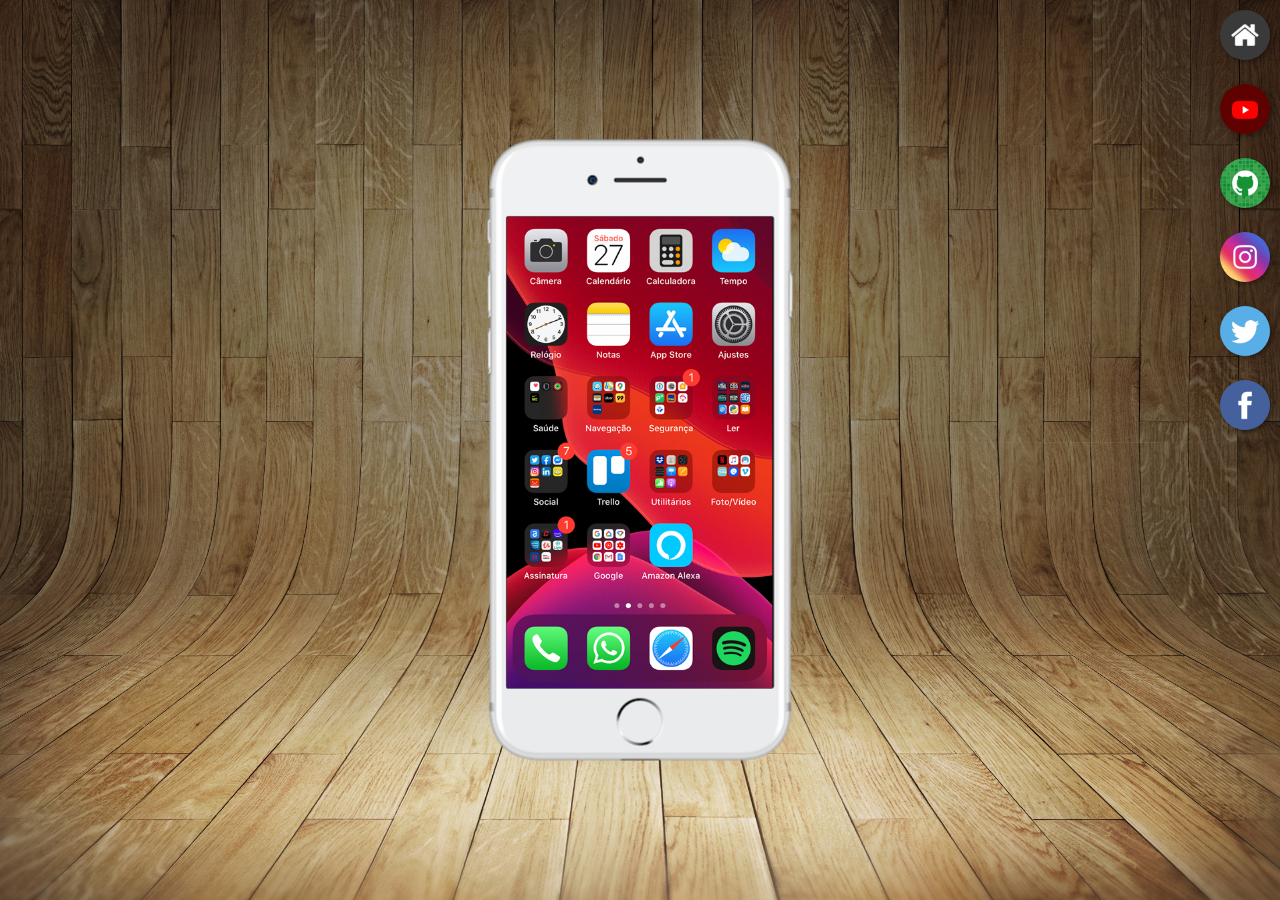
<file: index.html>
<!DOCTYPE html>
<html lang="pt-br">
<head>
    <meta charset="UTF-8">
    <meta name="viewport" content="width=device-width, initial-scale=1.0">
    <title>Projeto redes sociais</title>
    <link rel="shortcut icon" href="imagens/favicon.ico" type="image/x-icon">
    <link rel="stylesheet" href="estilos/style.css">
</head>
<body>
    <main>
        <section id="telefone">
            <iframe src="home.html" name="tela" id="tela" frameborder="0">O navegador não e compativel com isso</iframe>

        </section>
        <section id="redes-sociais">
            <a href="home.html" target="tela"><img src="imagens/logo-home.jpg" alt="Home"></a><br>
            <a href="youtube.html" target="tela"><img src="imagens/logo-youtube.jpg" alt="youtube"></a><br>
            <a href="github.html" target="tela"><img src="imagens/logo-github.jpg" alt="Github"></a><br>
            <a href="instagram.html" target="tela"><img src="imagens/logo-instagram.jpg" alt="instagram"></a><br>
            <a href="twitter.html" target="tela"><img src="imagens/logo-twitter.jpg" alt="twitter"></a><br>
            <a href="face.html" target="tela"><img src="imagens/logo-facebook.jpg" alt="facebook"></a><br>

        </section>
    </main>    

</body>
</html>
</file>
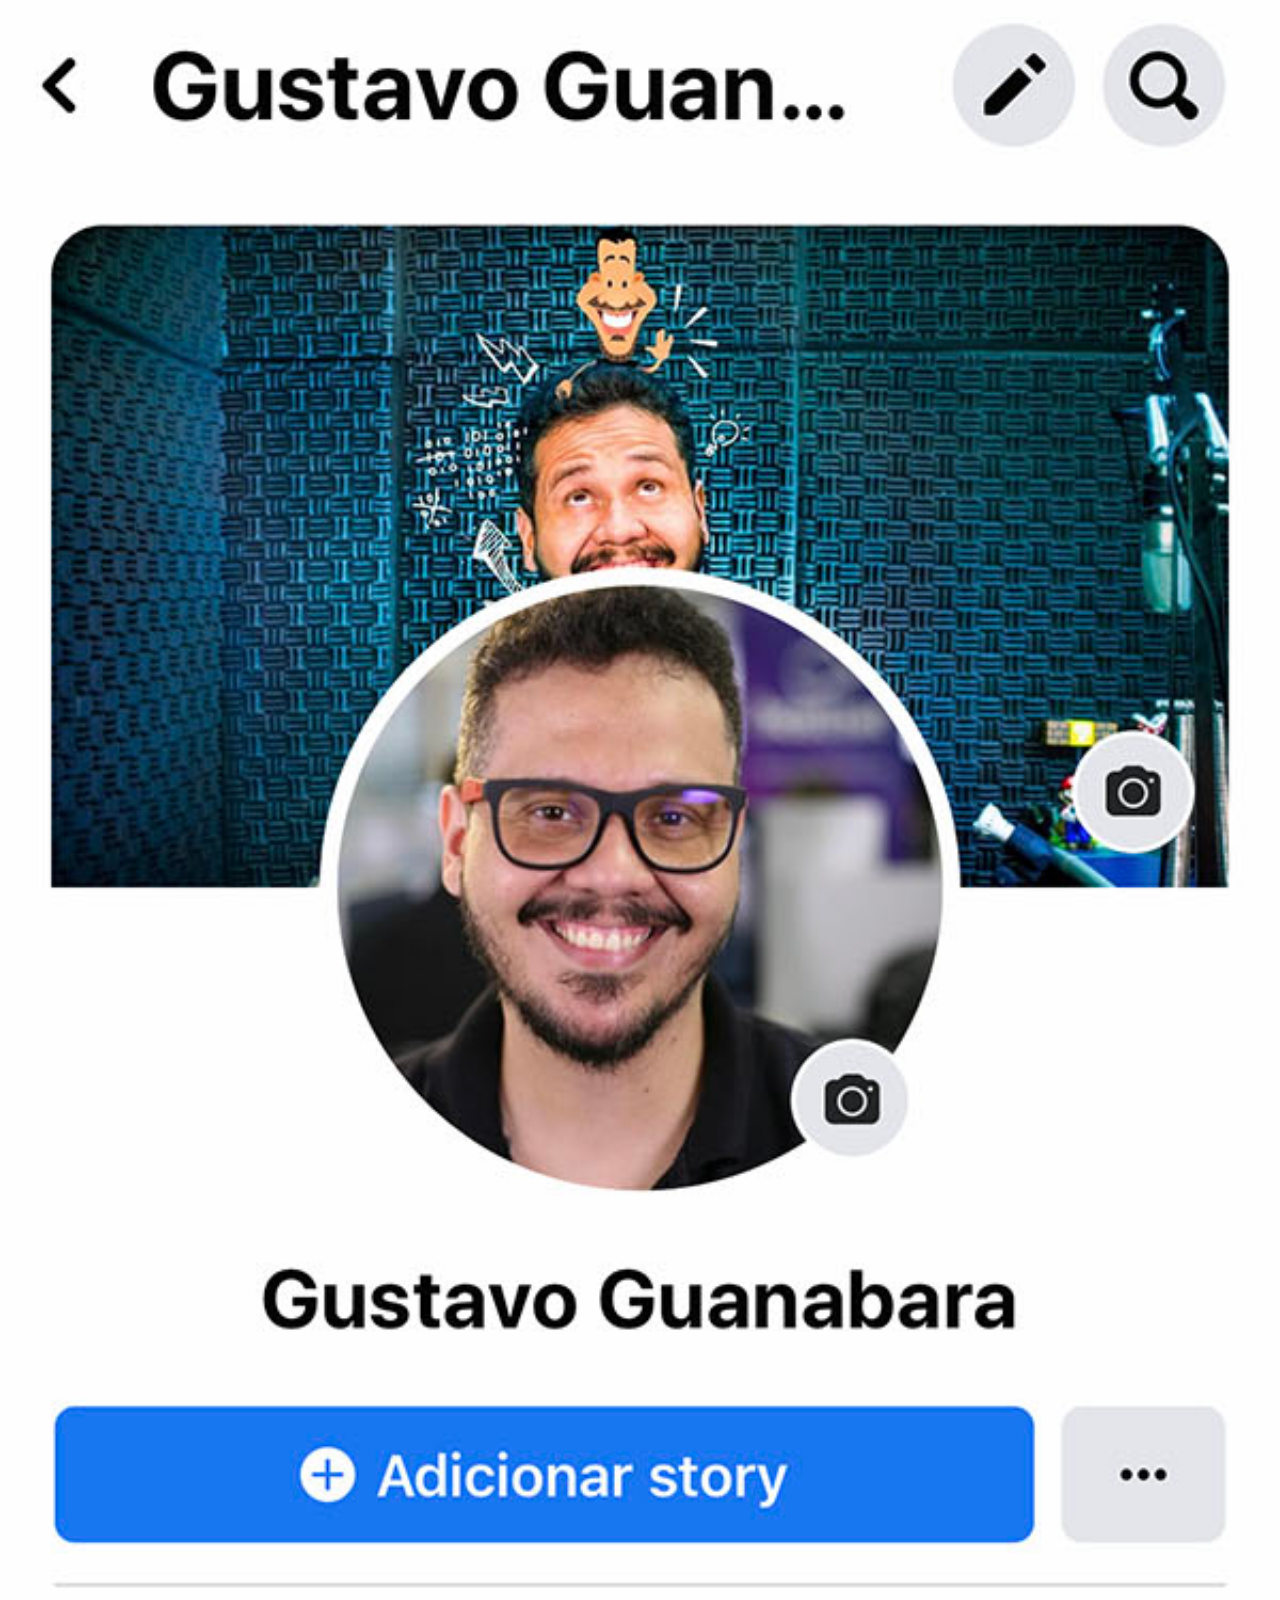
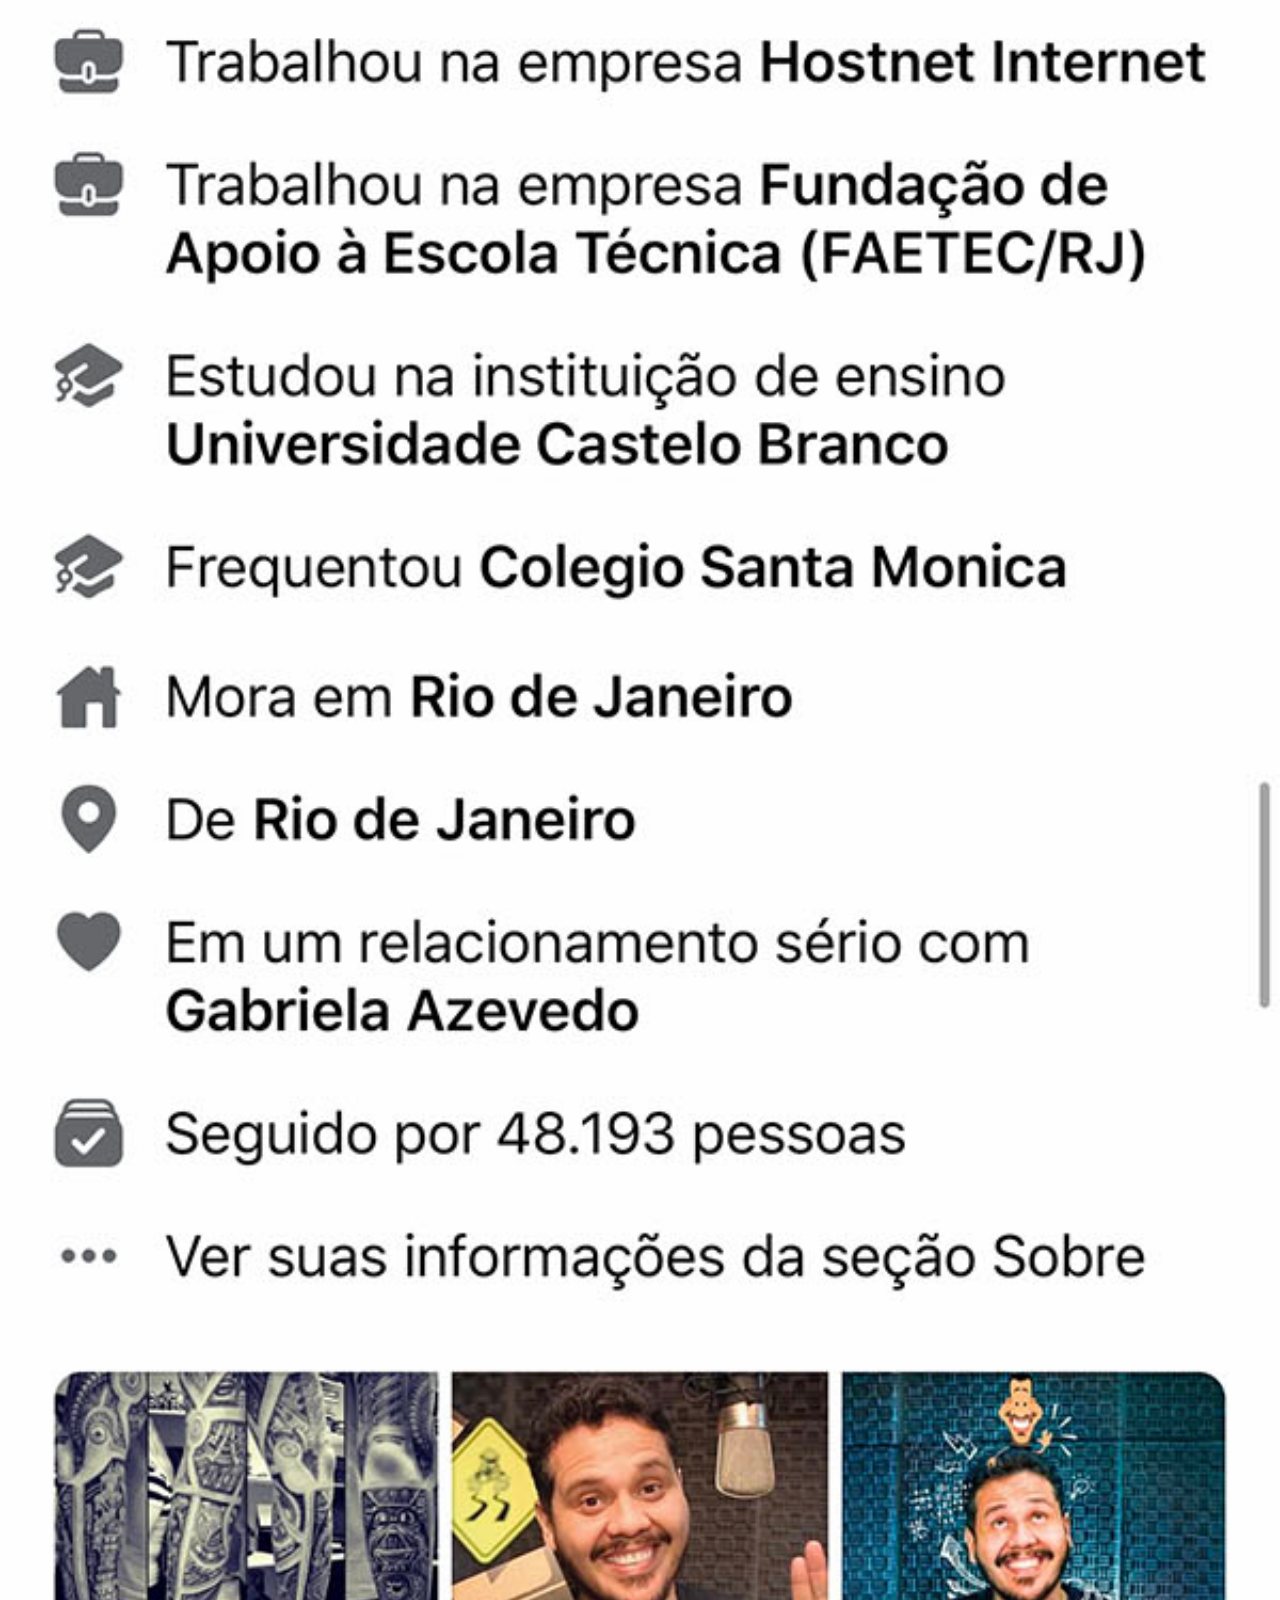
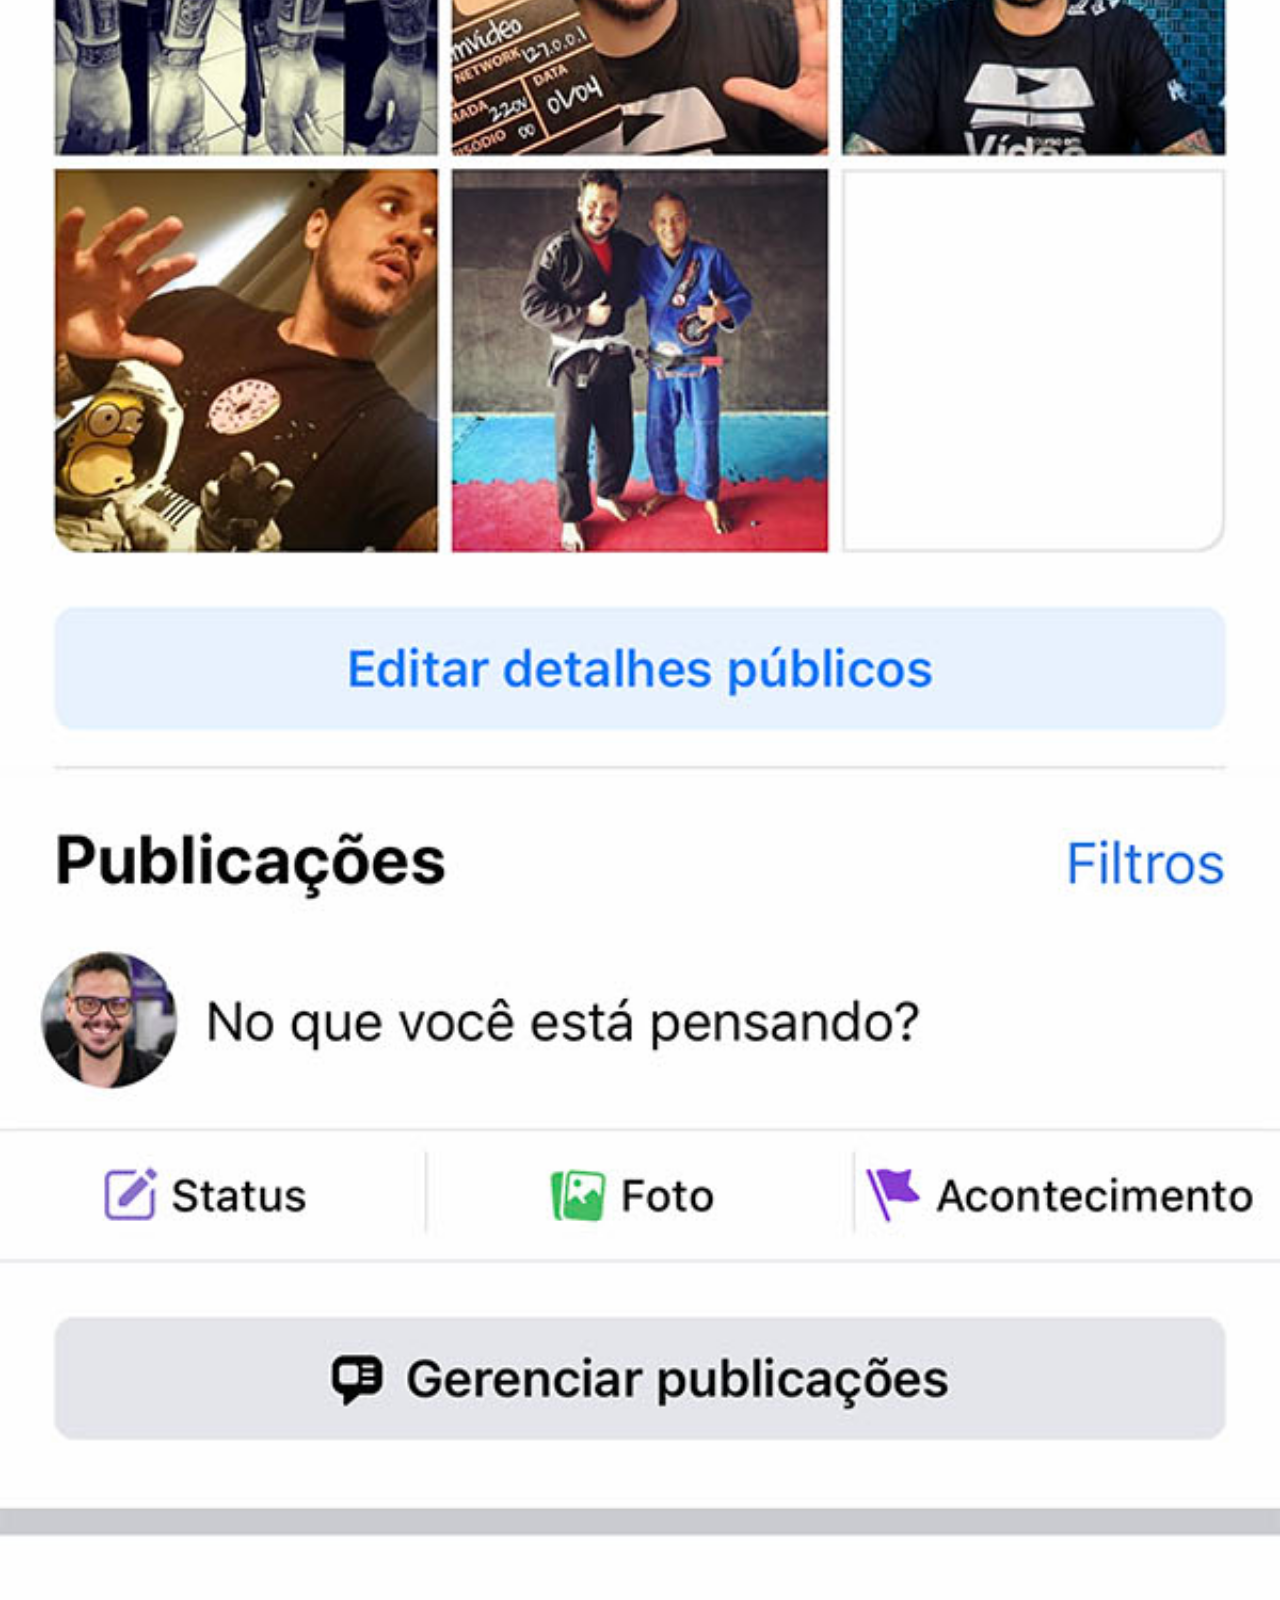
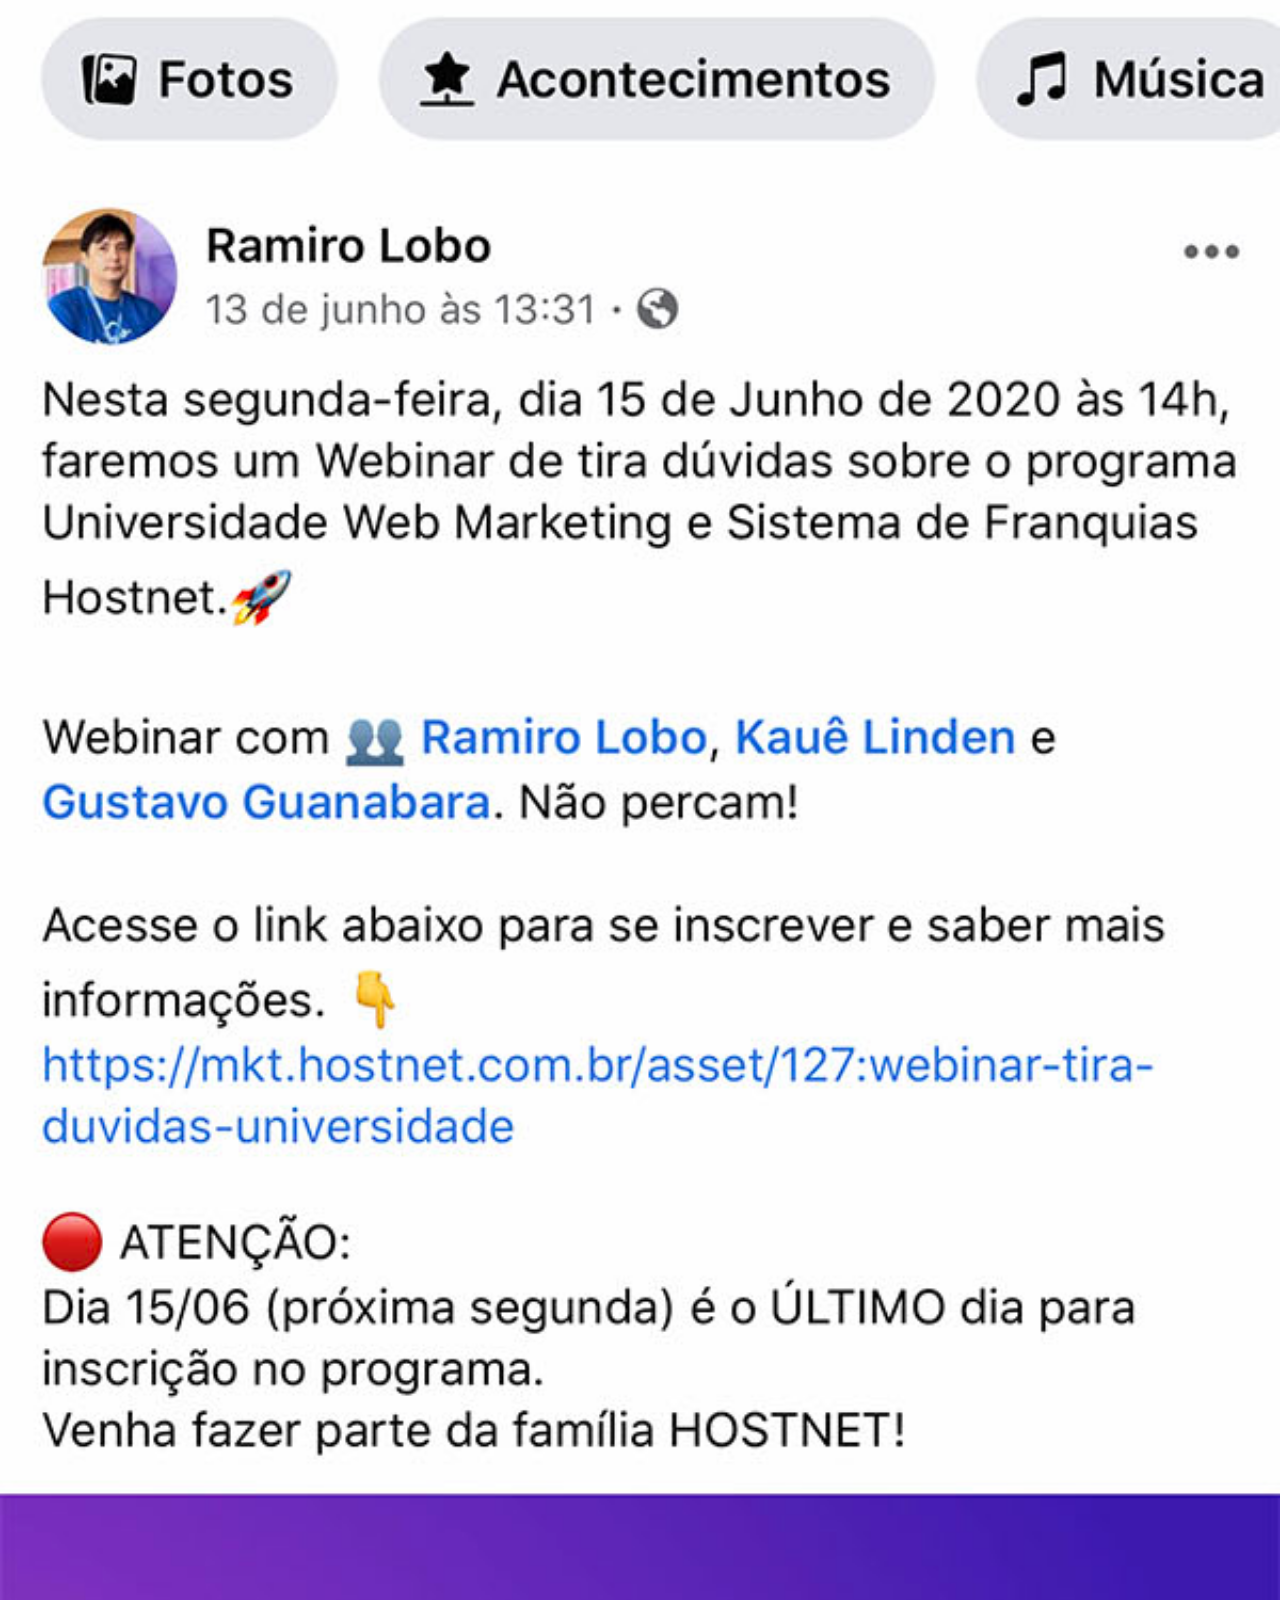
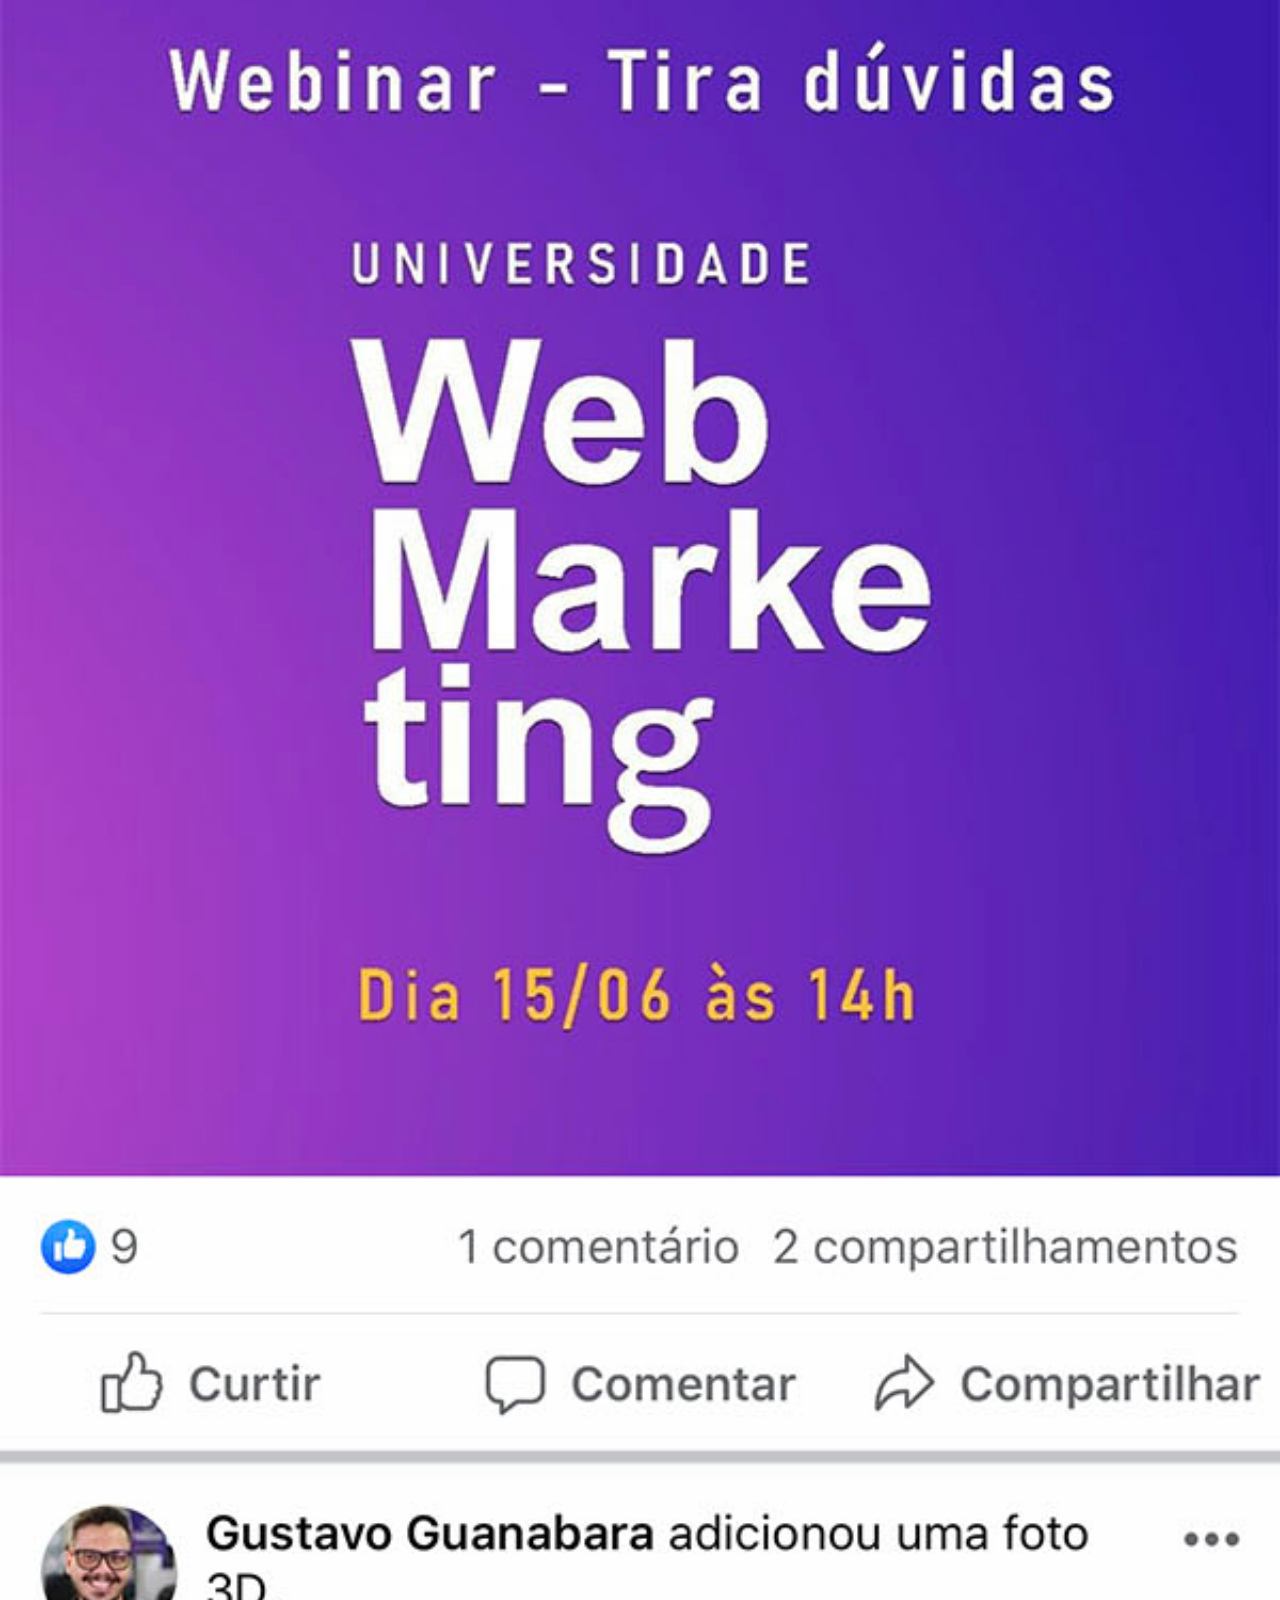
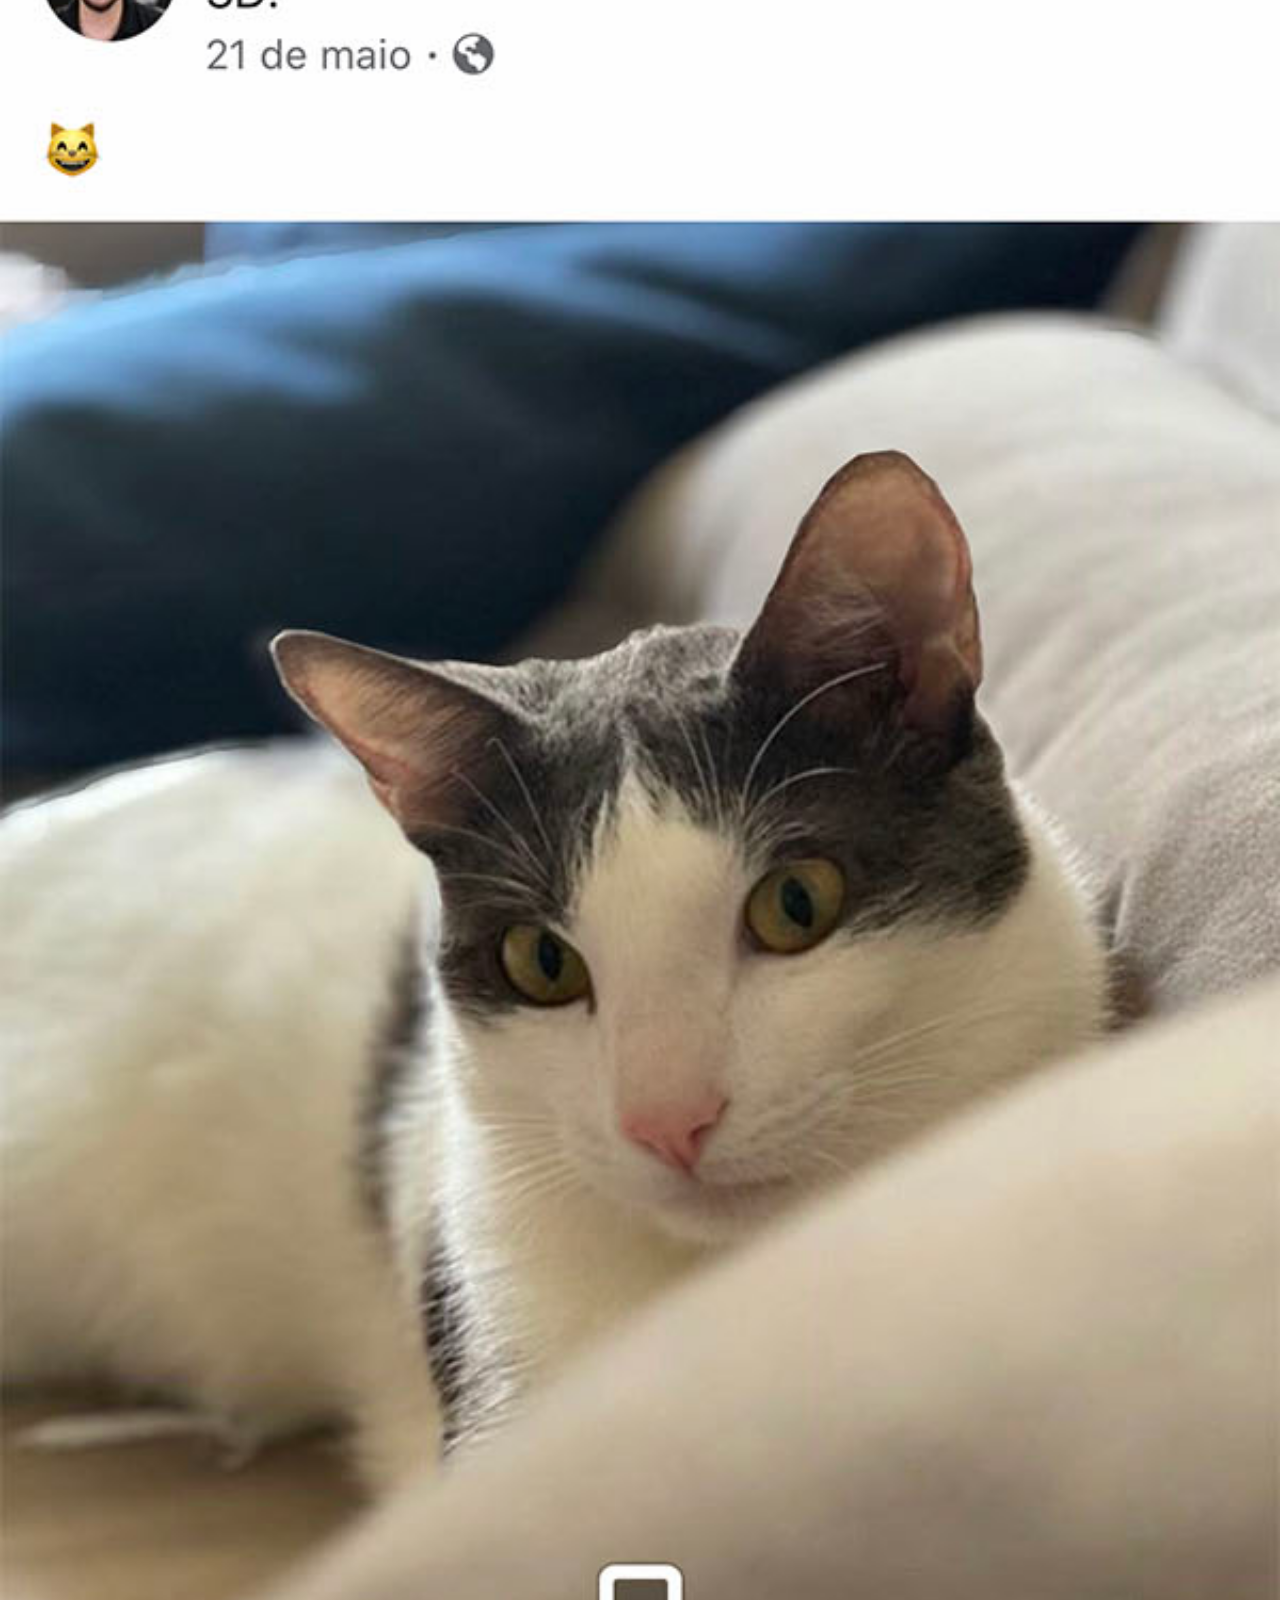
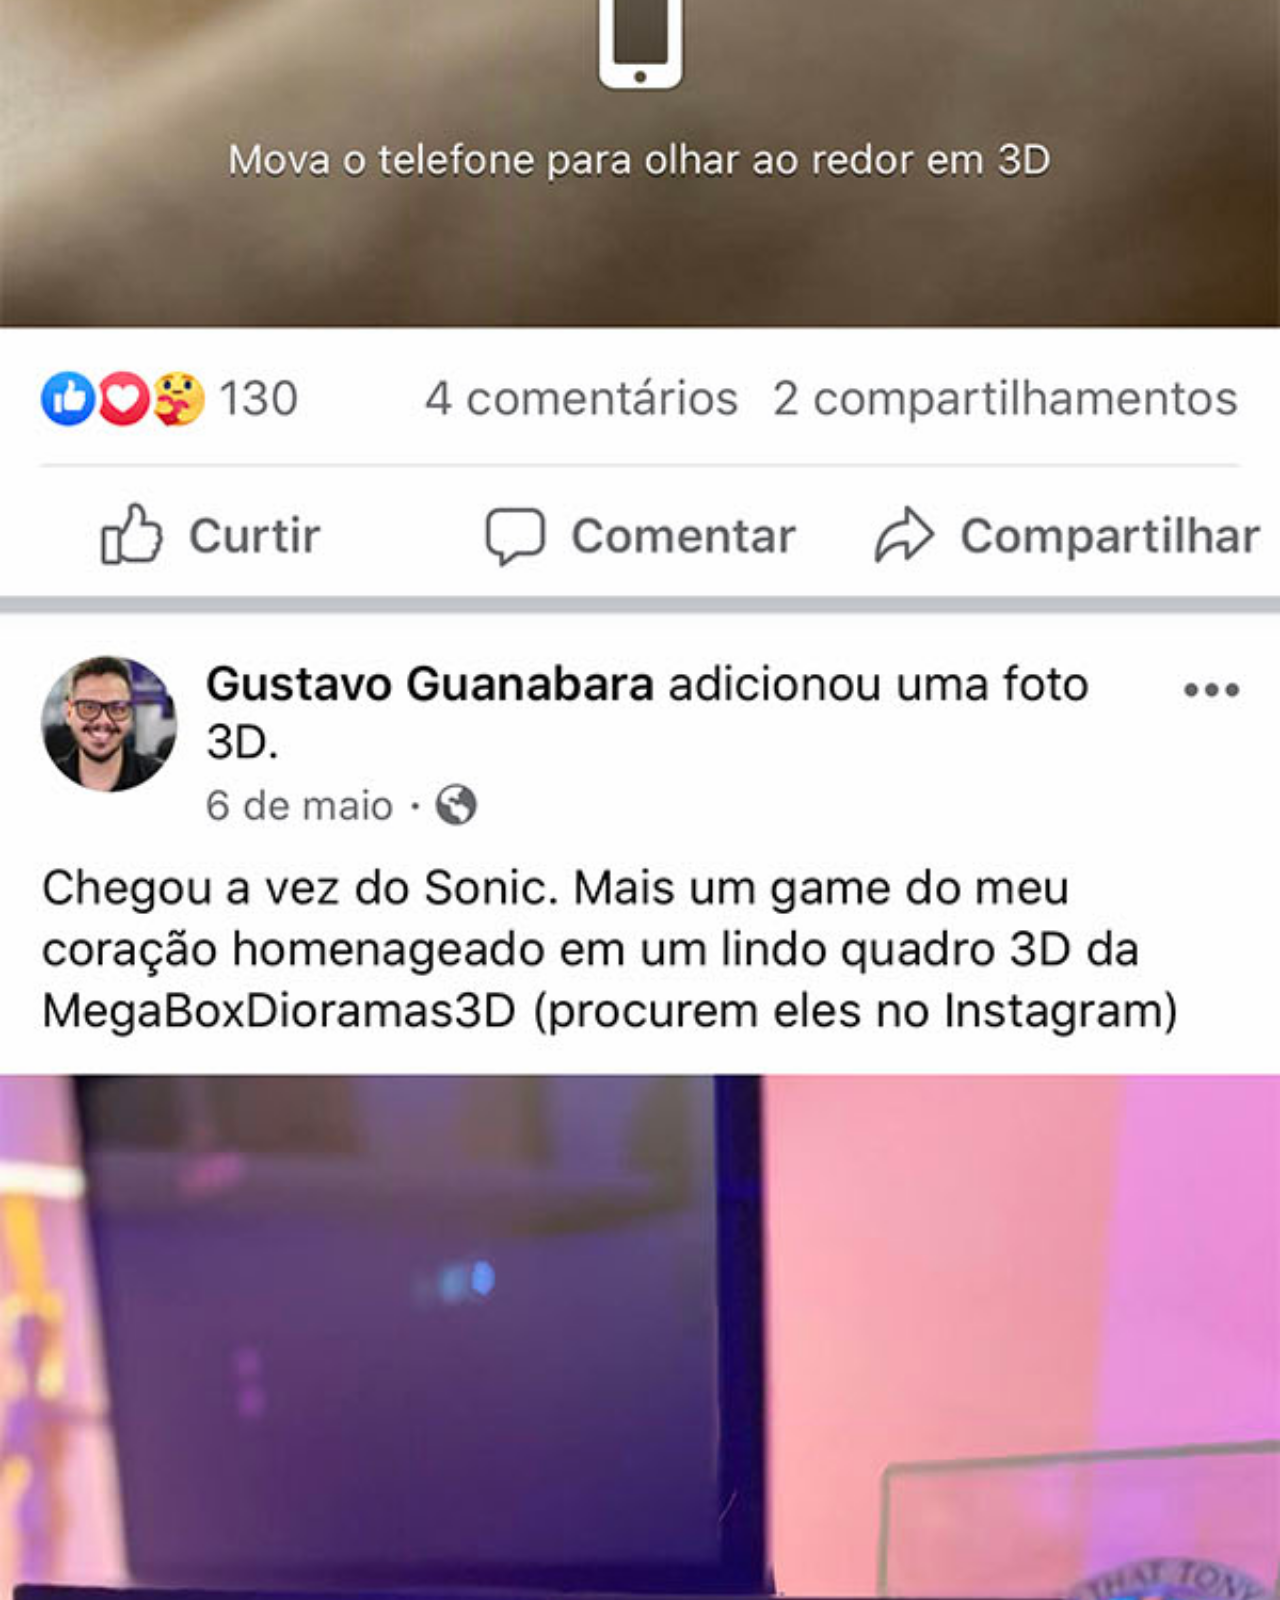
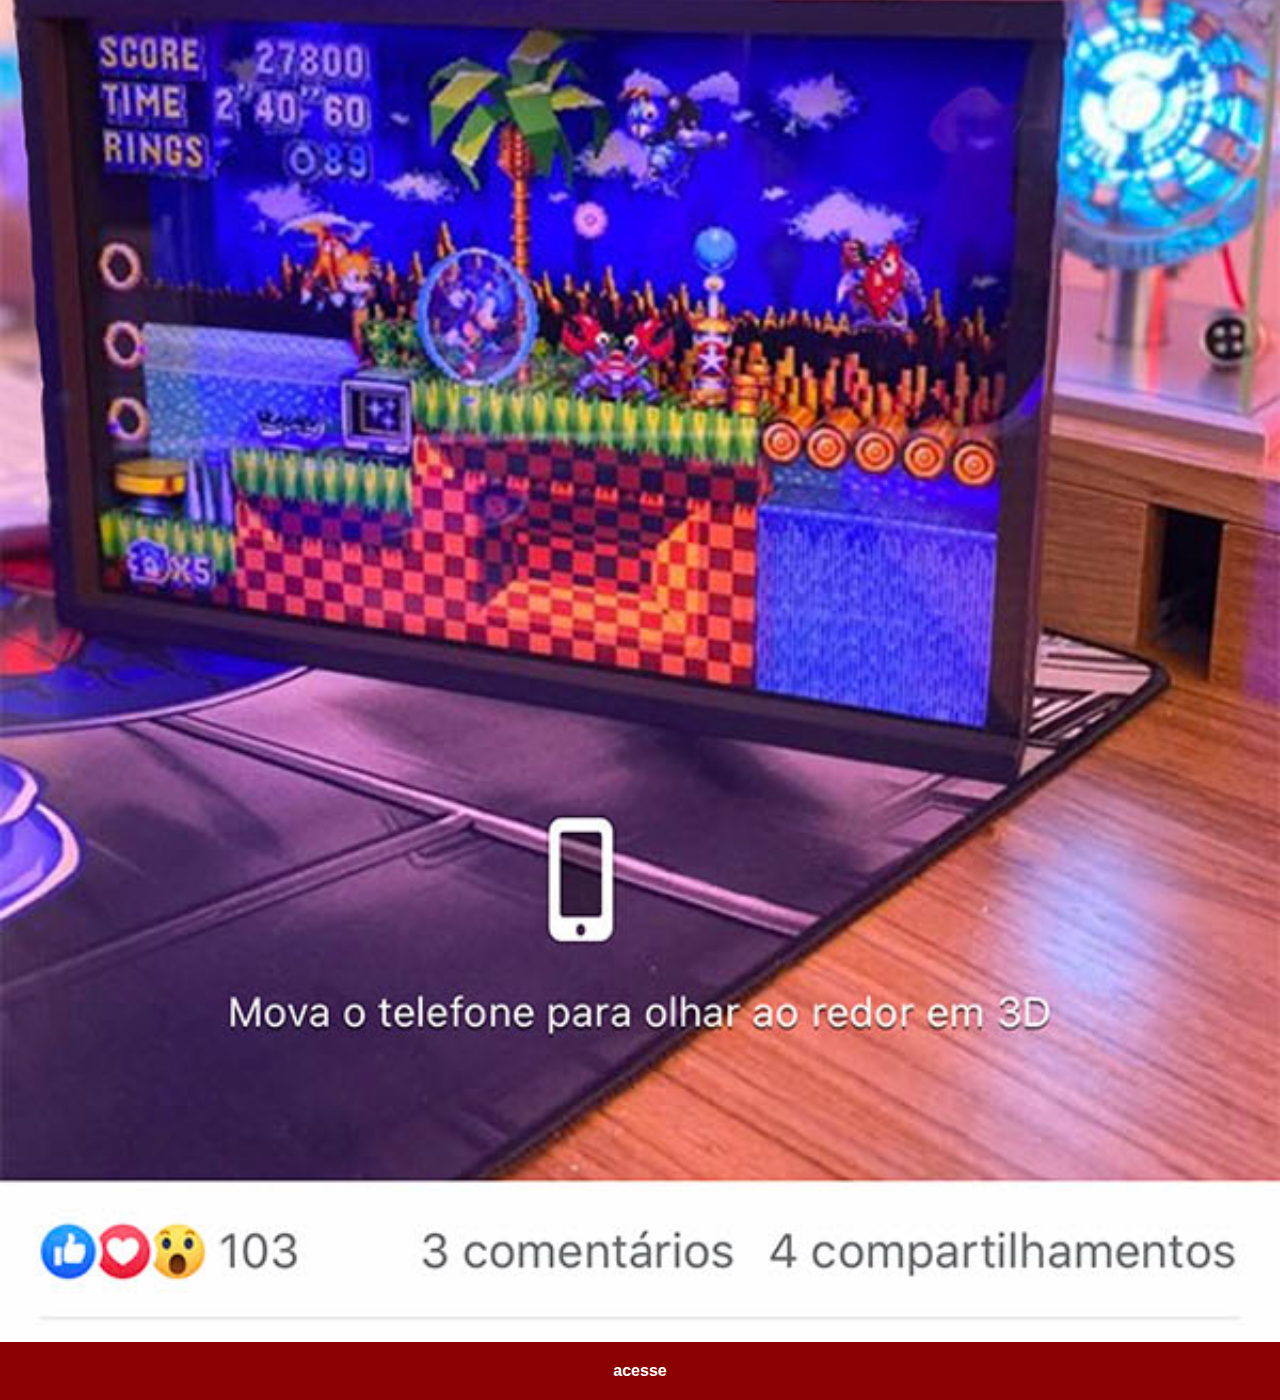
<file: face.html>
<!DOCTYPE html>
<html lang="pt-br">
<head>
    <meta charset="UTF-8">
    <meta name="viewport" content="width=device-width, initial-scale=1.0">
    <title>facebook</title>
    <link rel="stylesheet" href="estilos/social.css">
</head>
<body>
    <img src="imagens/tela-facebook.jpg" alt="facebook">
    <a href="https://www.facebook.com/gustavoguanabara/?locale=pt_BR" target="_blank">acesse</a>
</body>
</html>
</file>
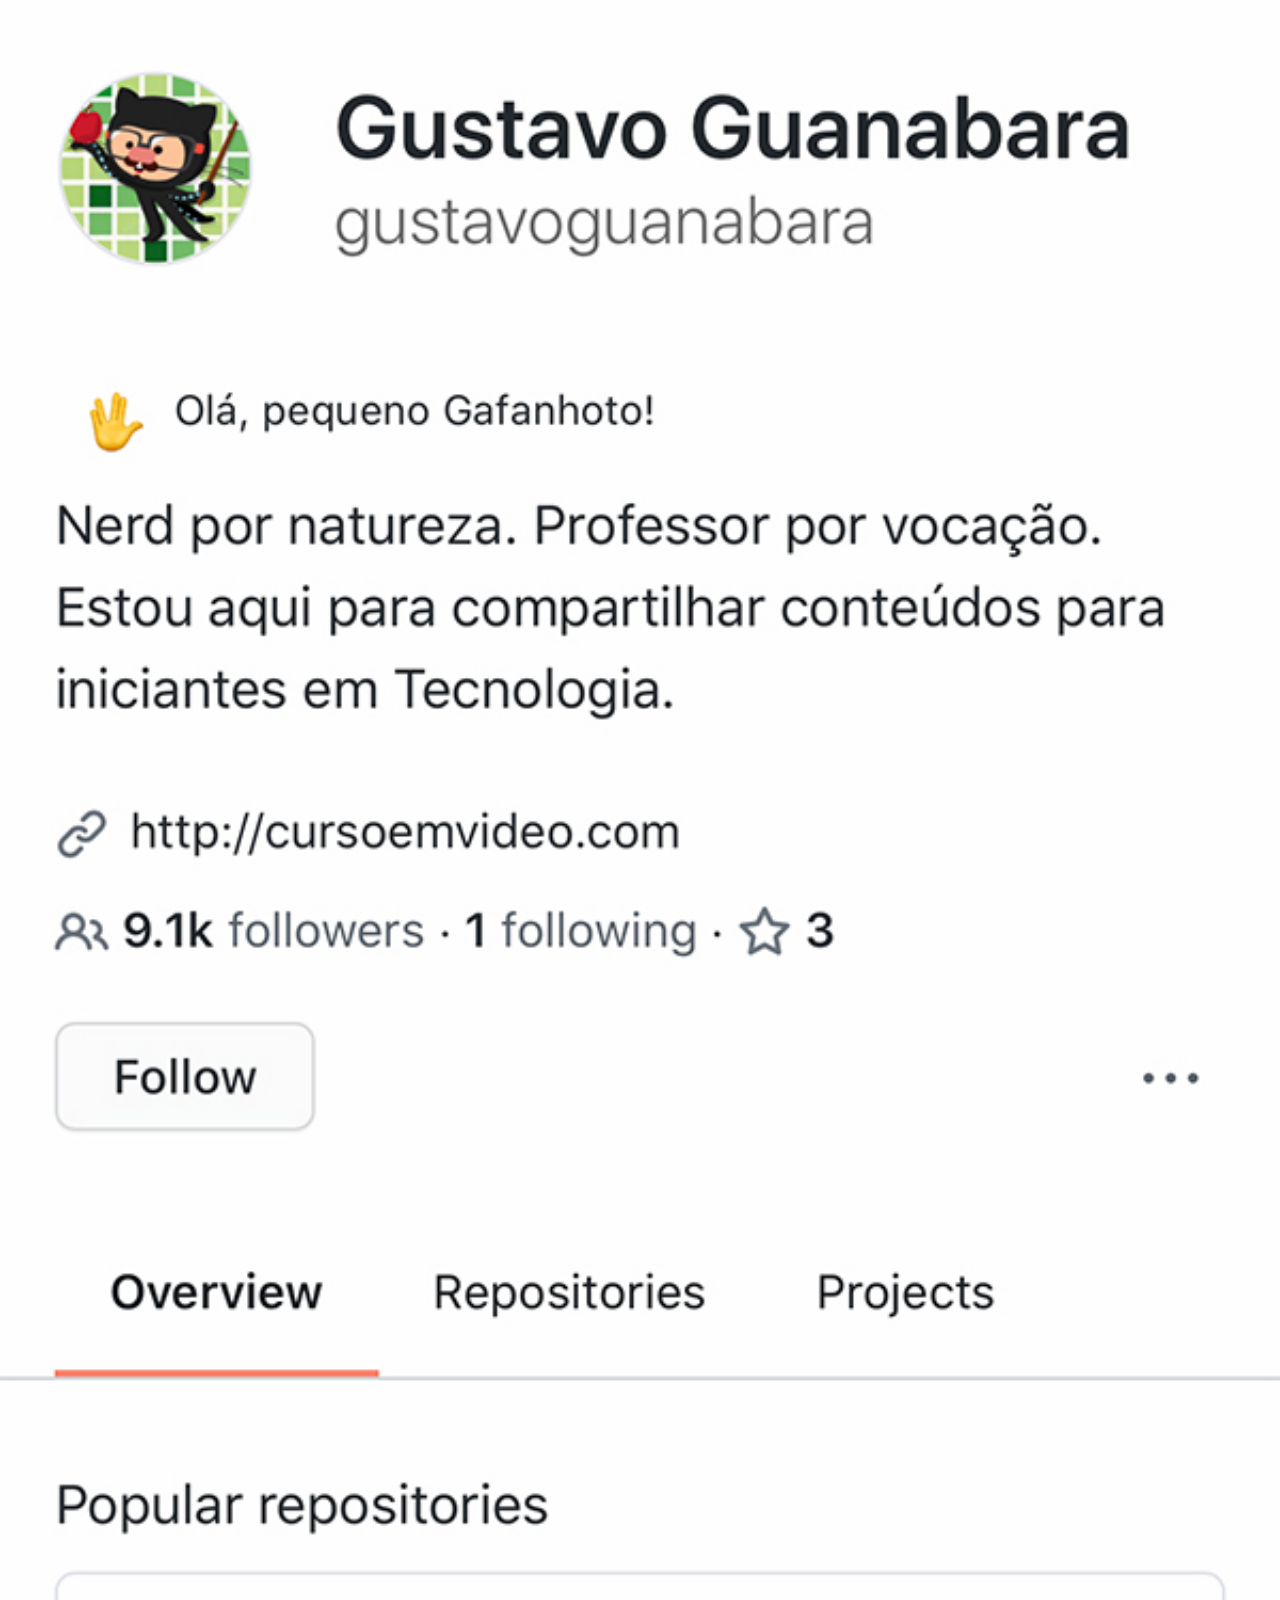
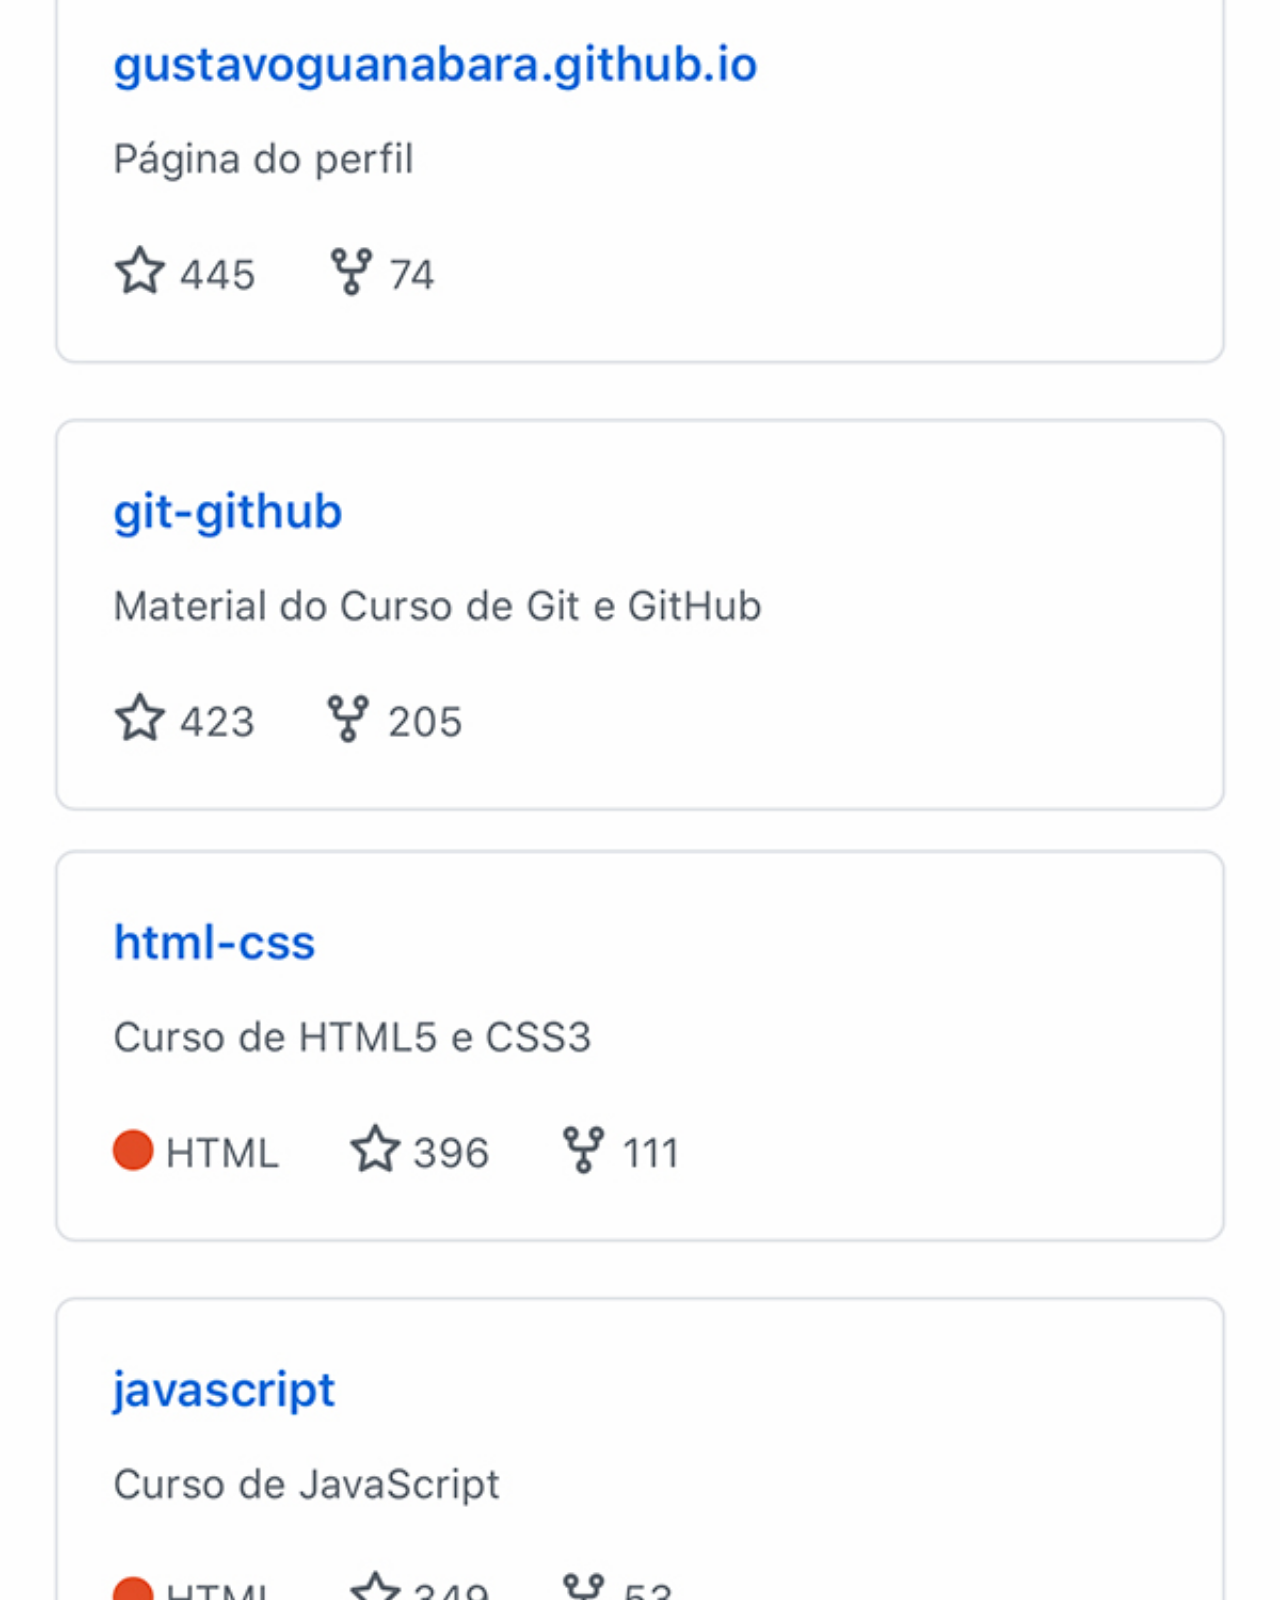
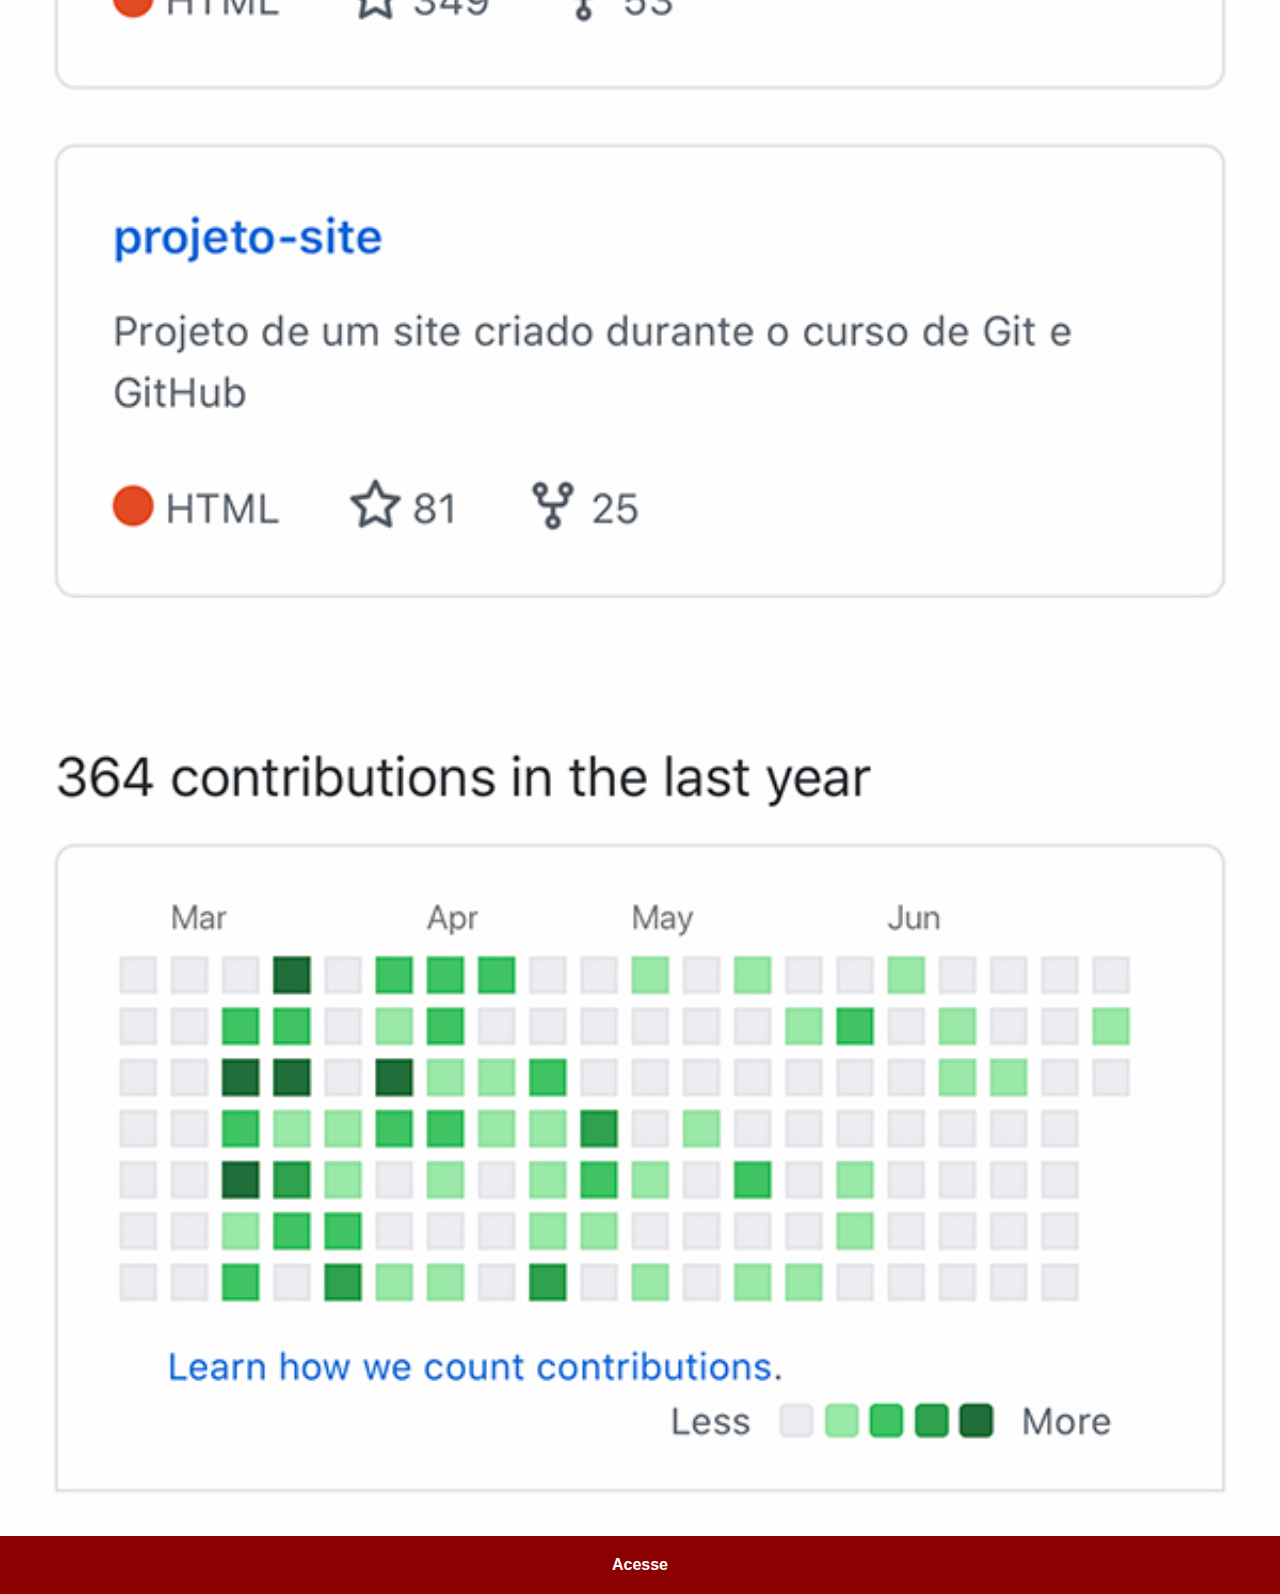
<file: github.html>
<!DOCTYPE html>
<html lang="pt-br">
<head>
    <meta charset="UTF-8">
    <meta name="viewport" content="width=device-width, initial-scale=1.0">
    <title>Github</title>
    <link rel="stylesheet" href="estilos/social.css">
</head>
<body>
    <img src="imagens/tela-github.jpg" alt="github">
    <a href="https://github.com/gustavoguanabara" target="_blank">Acesse</a>
</body>
</html>
</file>
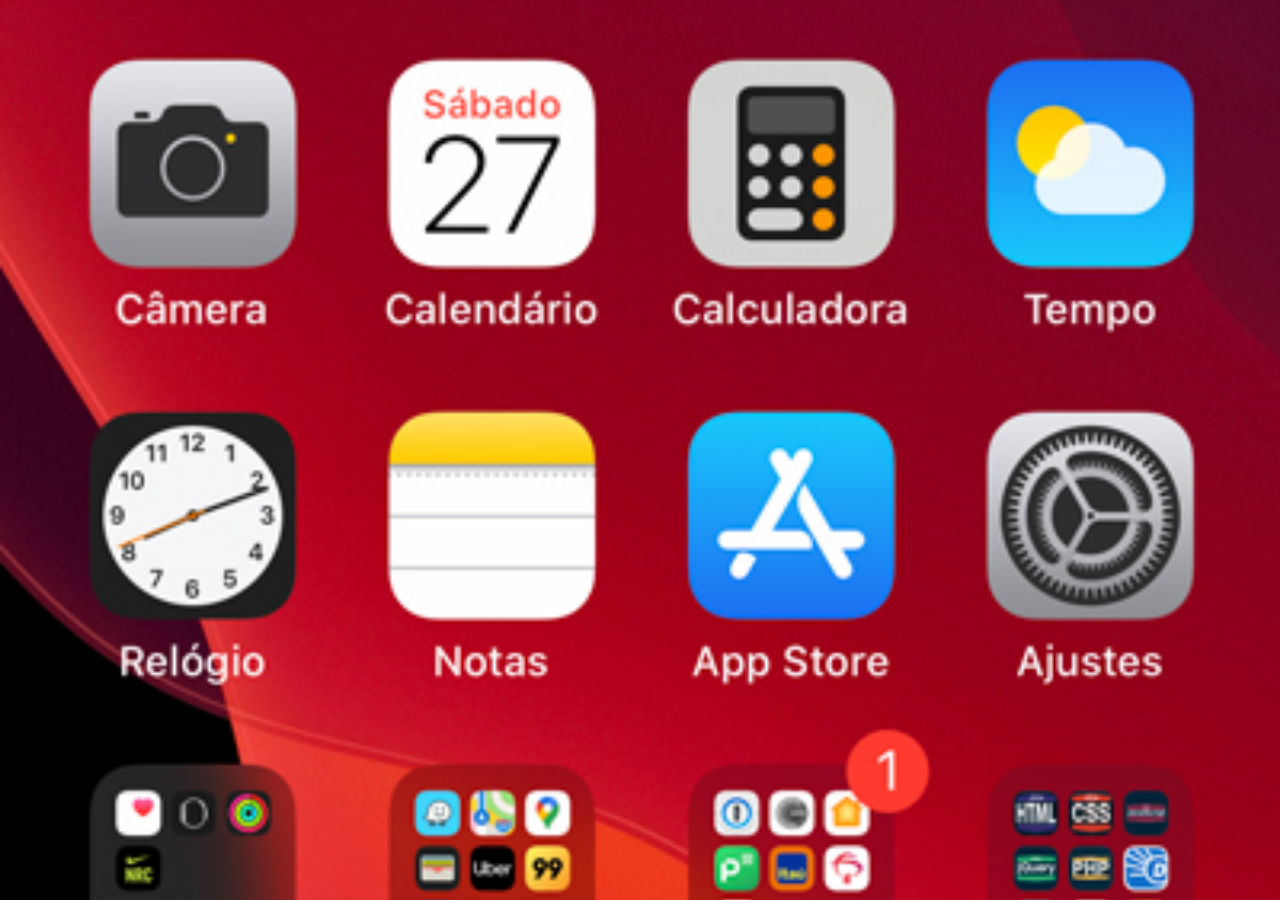
<file: home.html>
<!DOCTYPE html>
<html lang="pt-br">
<head>
    <meta charset="UTF-8">
    <meta name="viewport" content="width=device-width, initial-scale=1.0">
    <title>Home</title>
    <style>
        *{
            margin: 0;
            padding: 0;
        }

        body{  
            height: 100vh;          
            width: 100vw;
            background: black url('imagens/tela-home.jpg') no-repeat top center;
            background-size: cover;
        }
    </style>
</head>
<body>
    
</body>
</html>
</file>
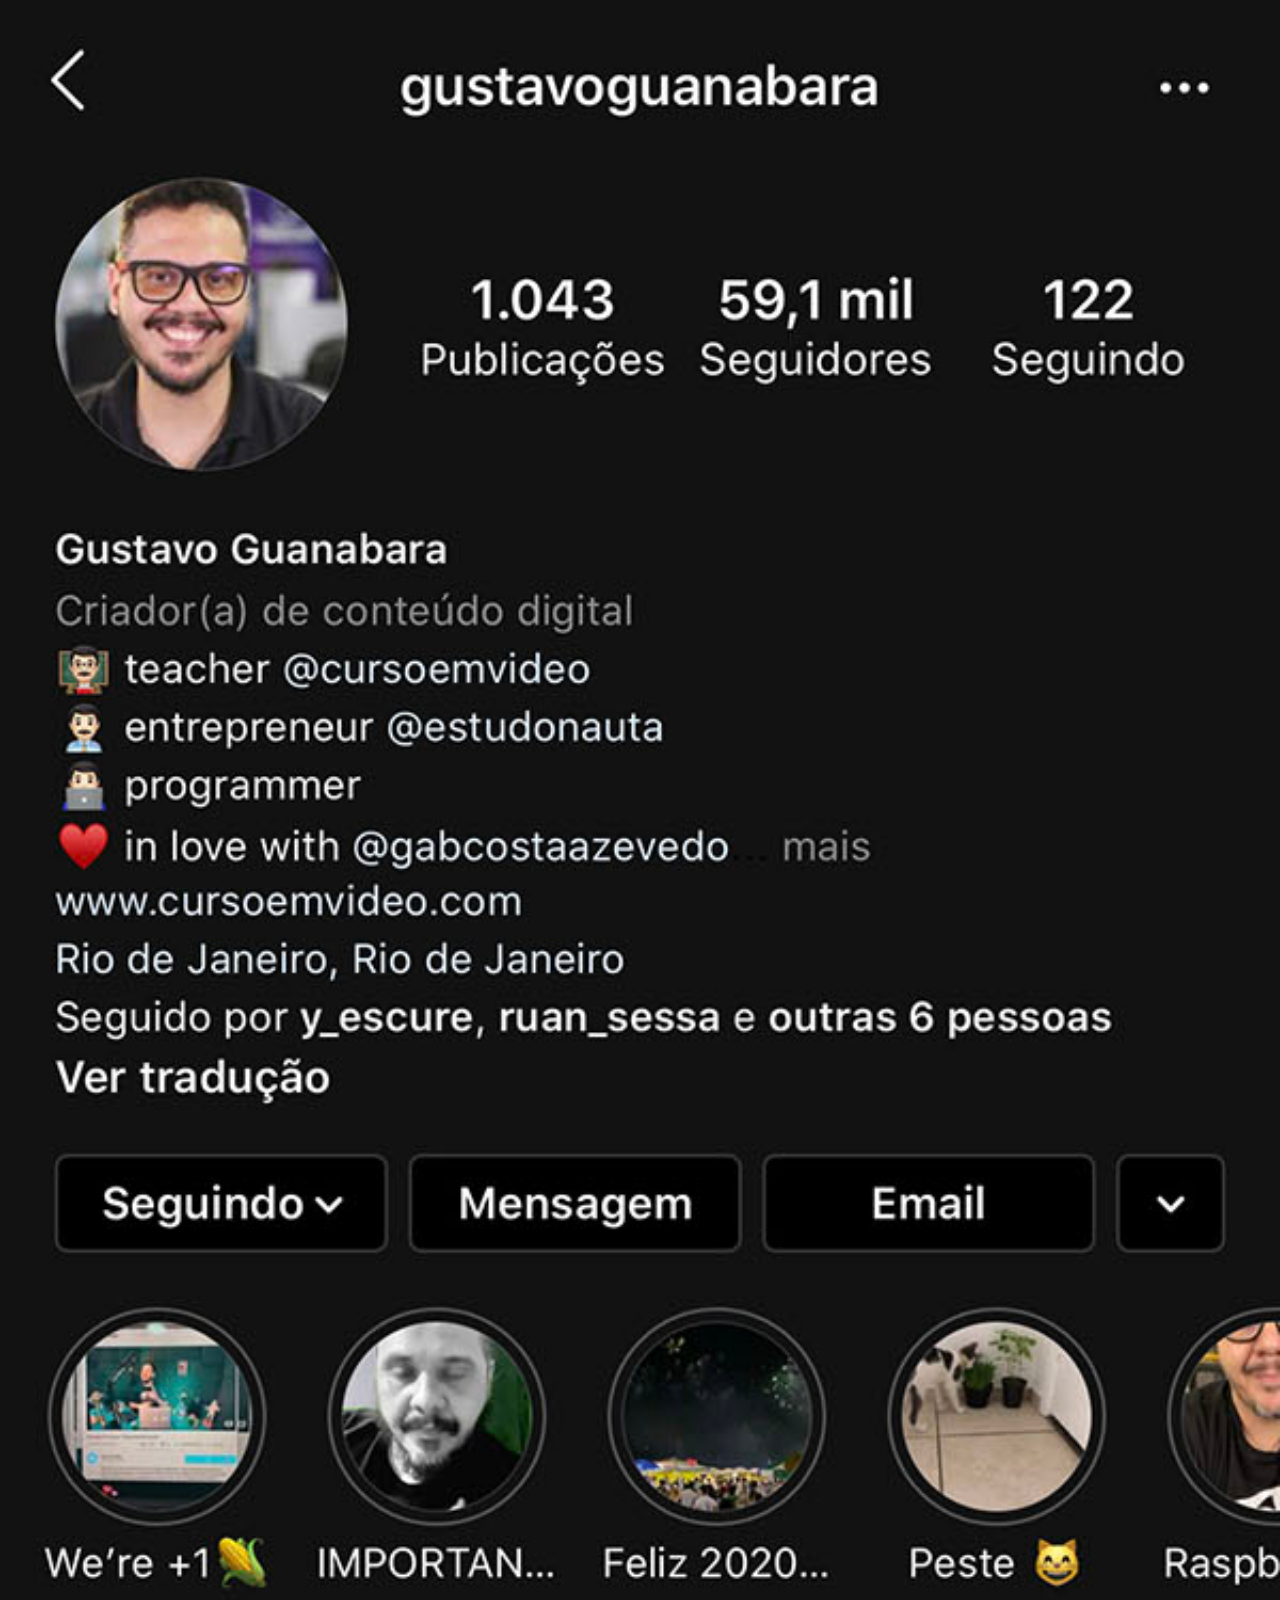
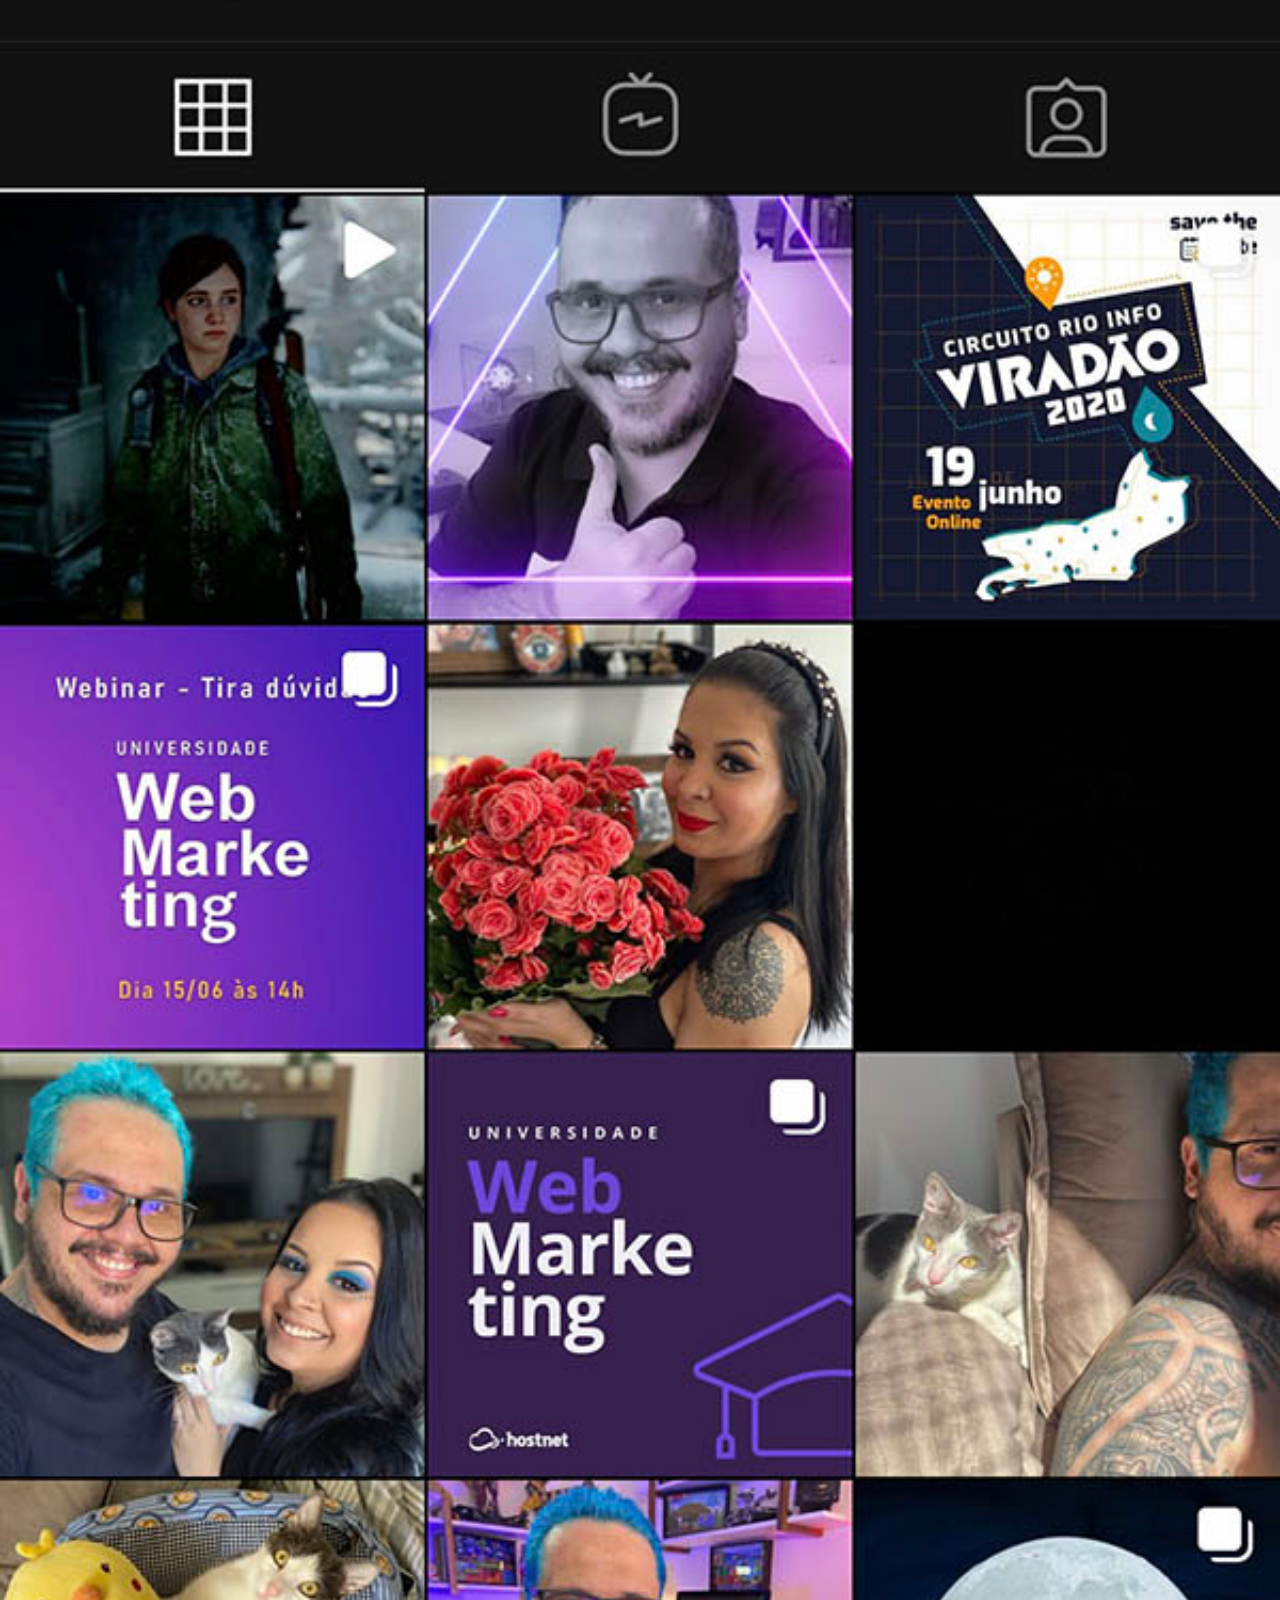
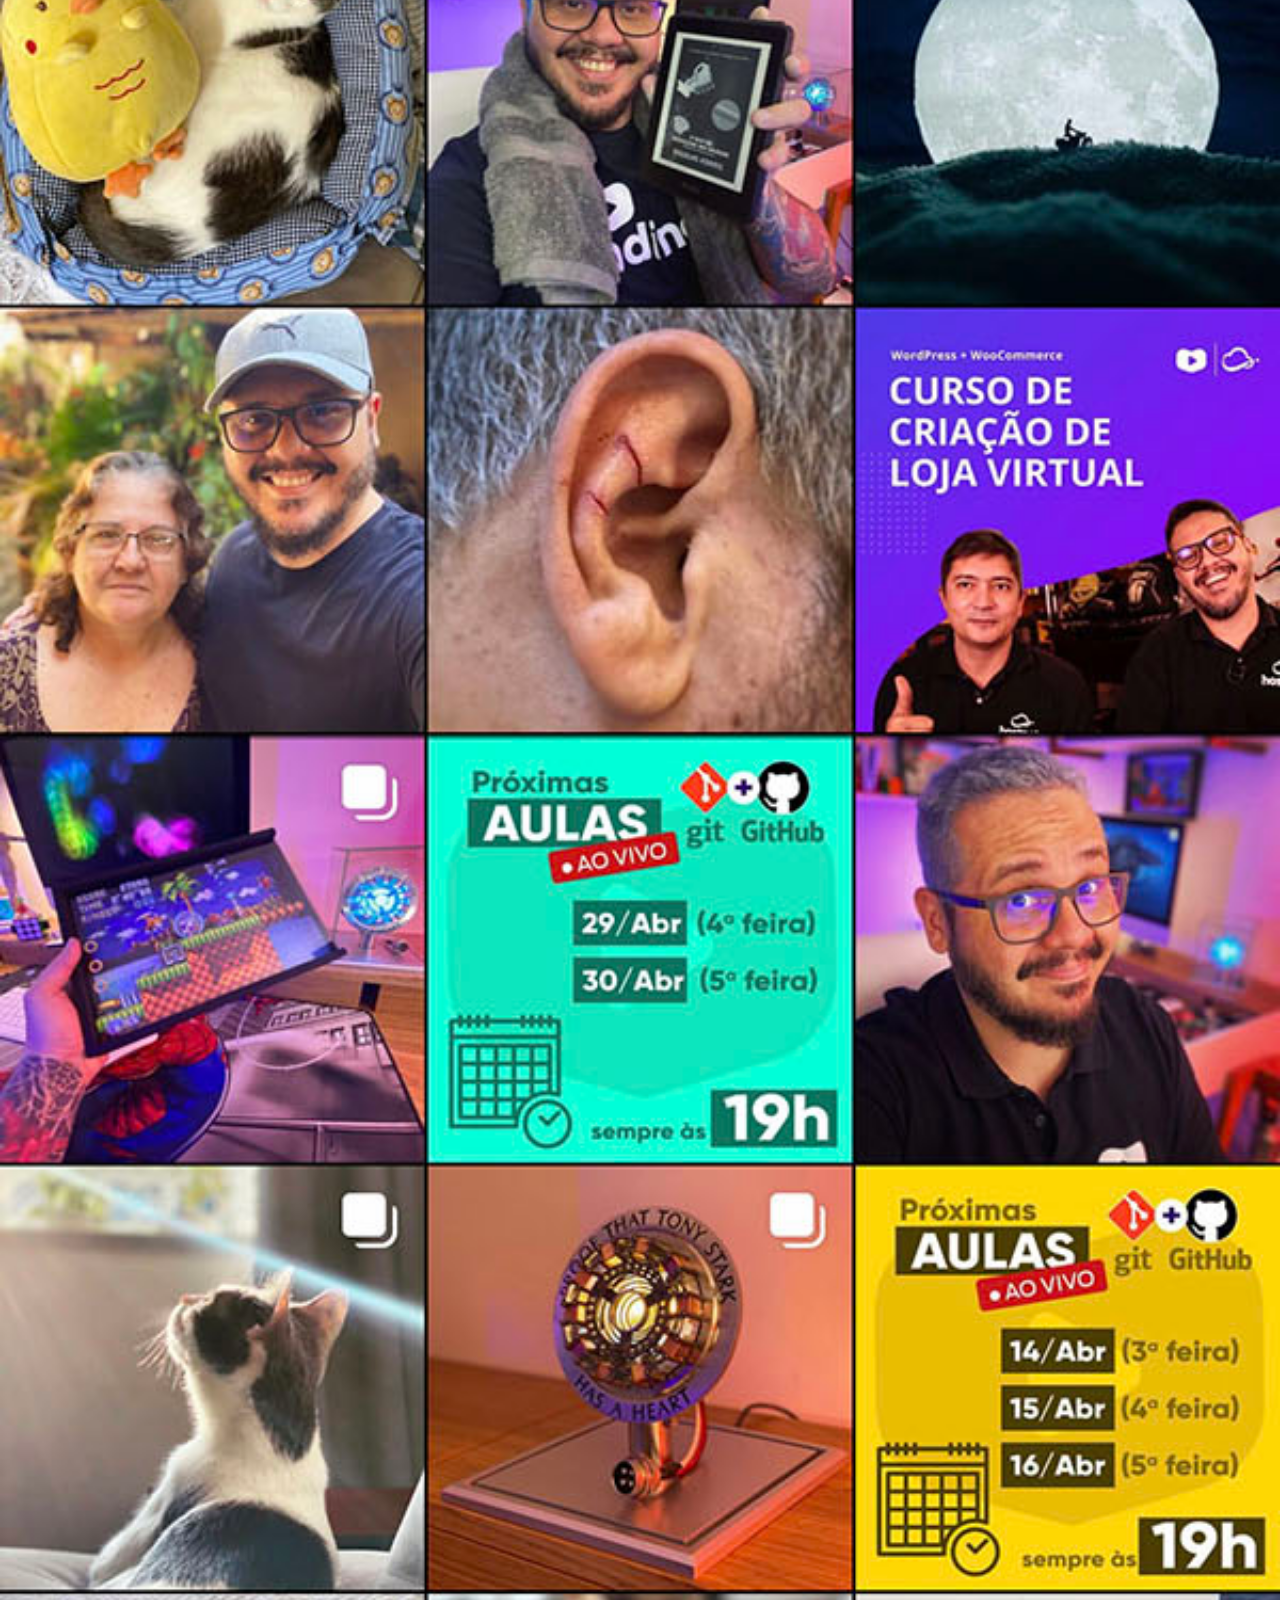
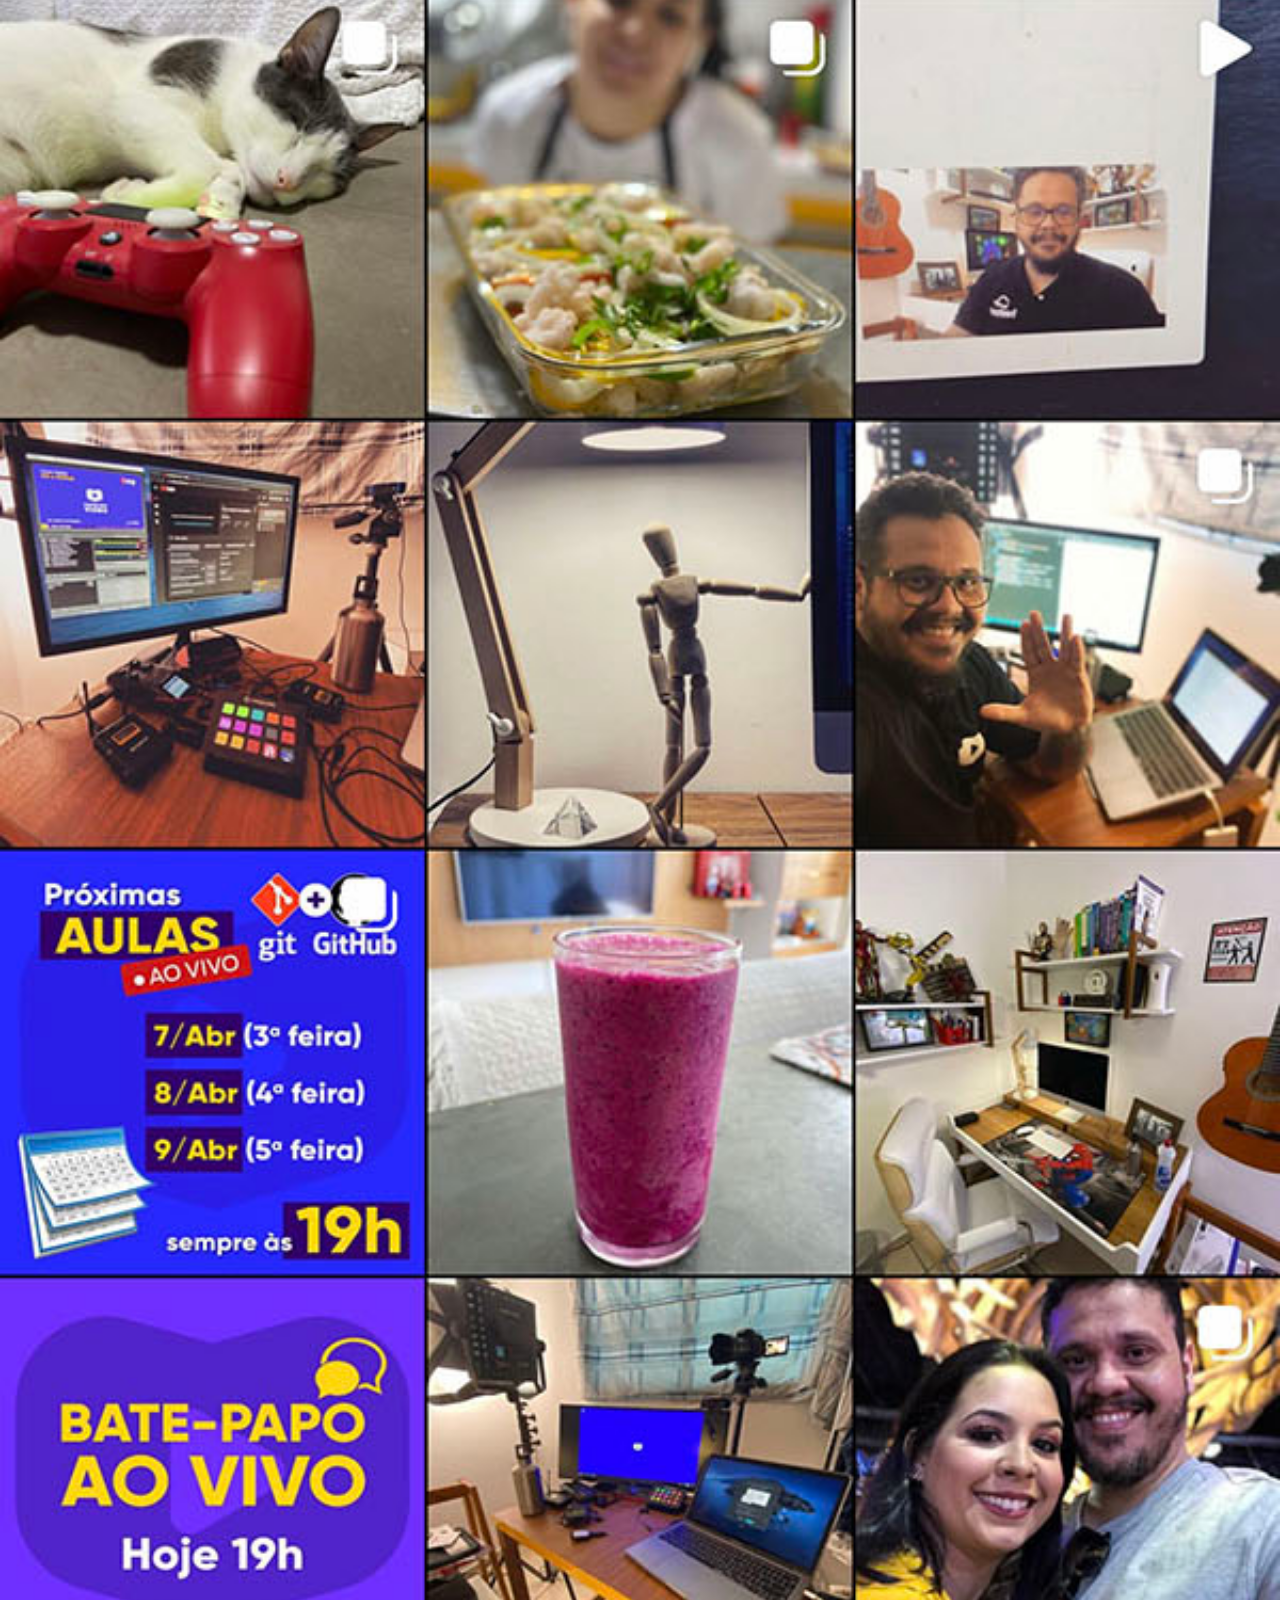
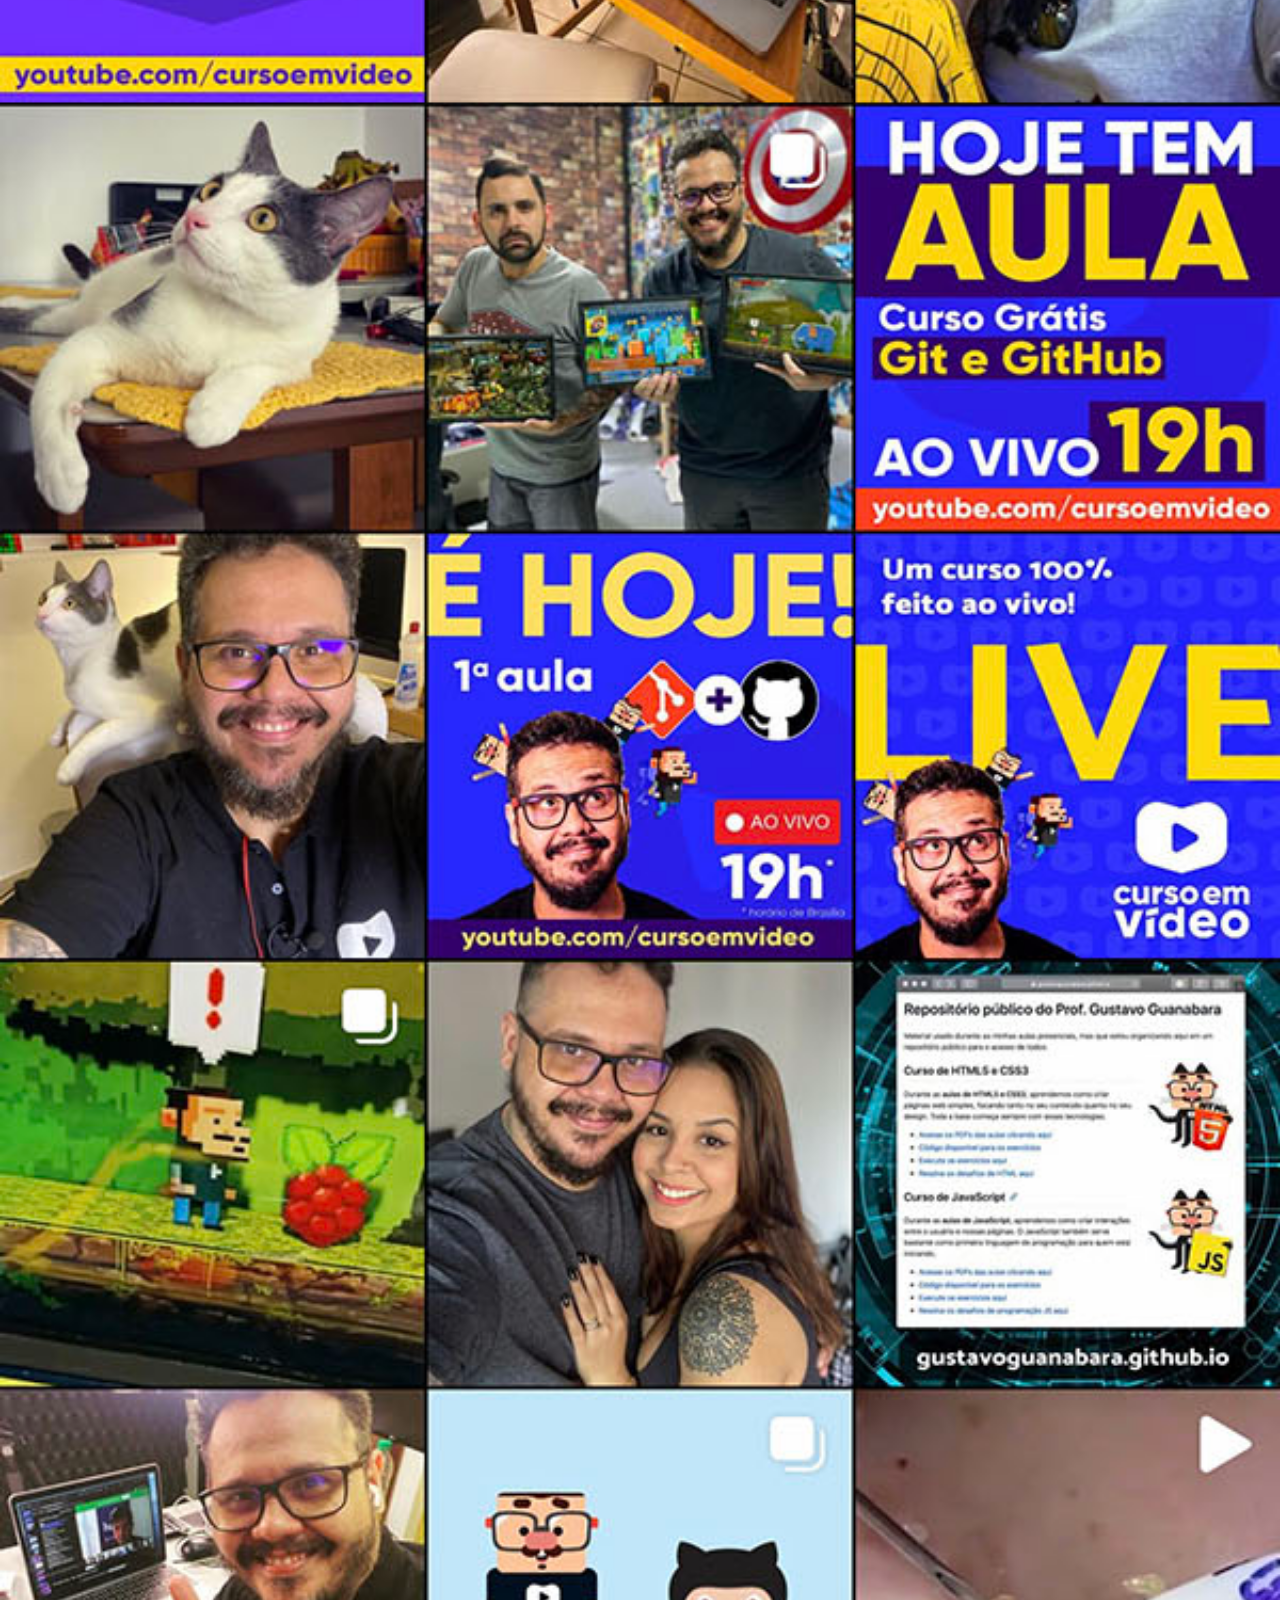
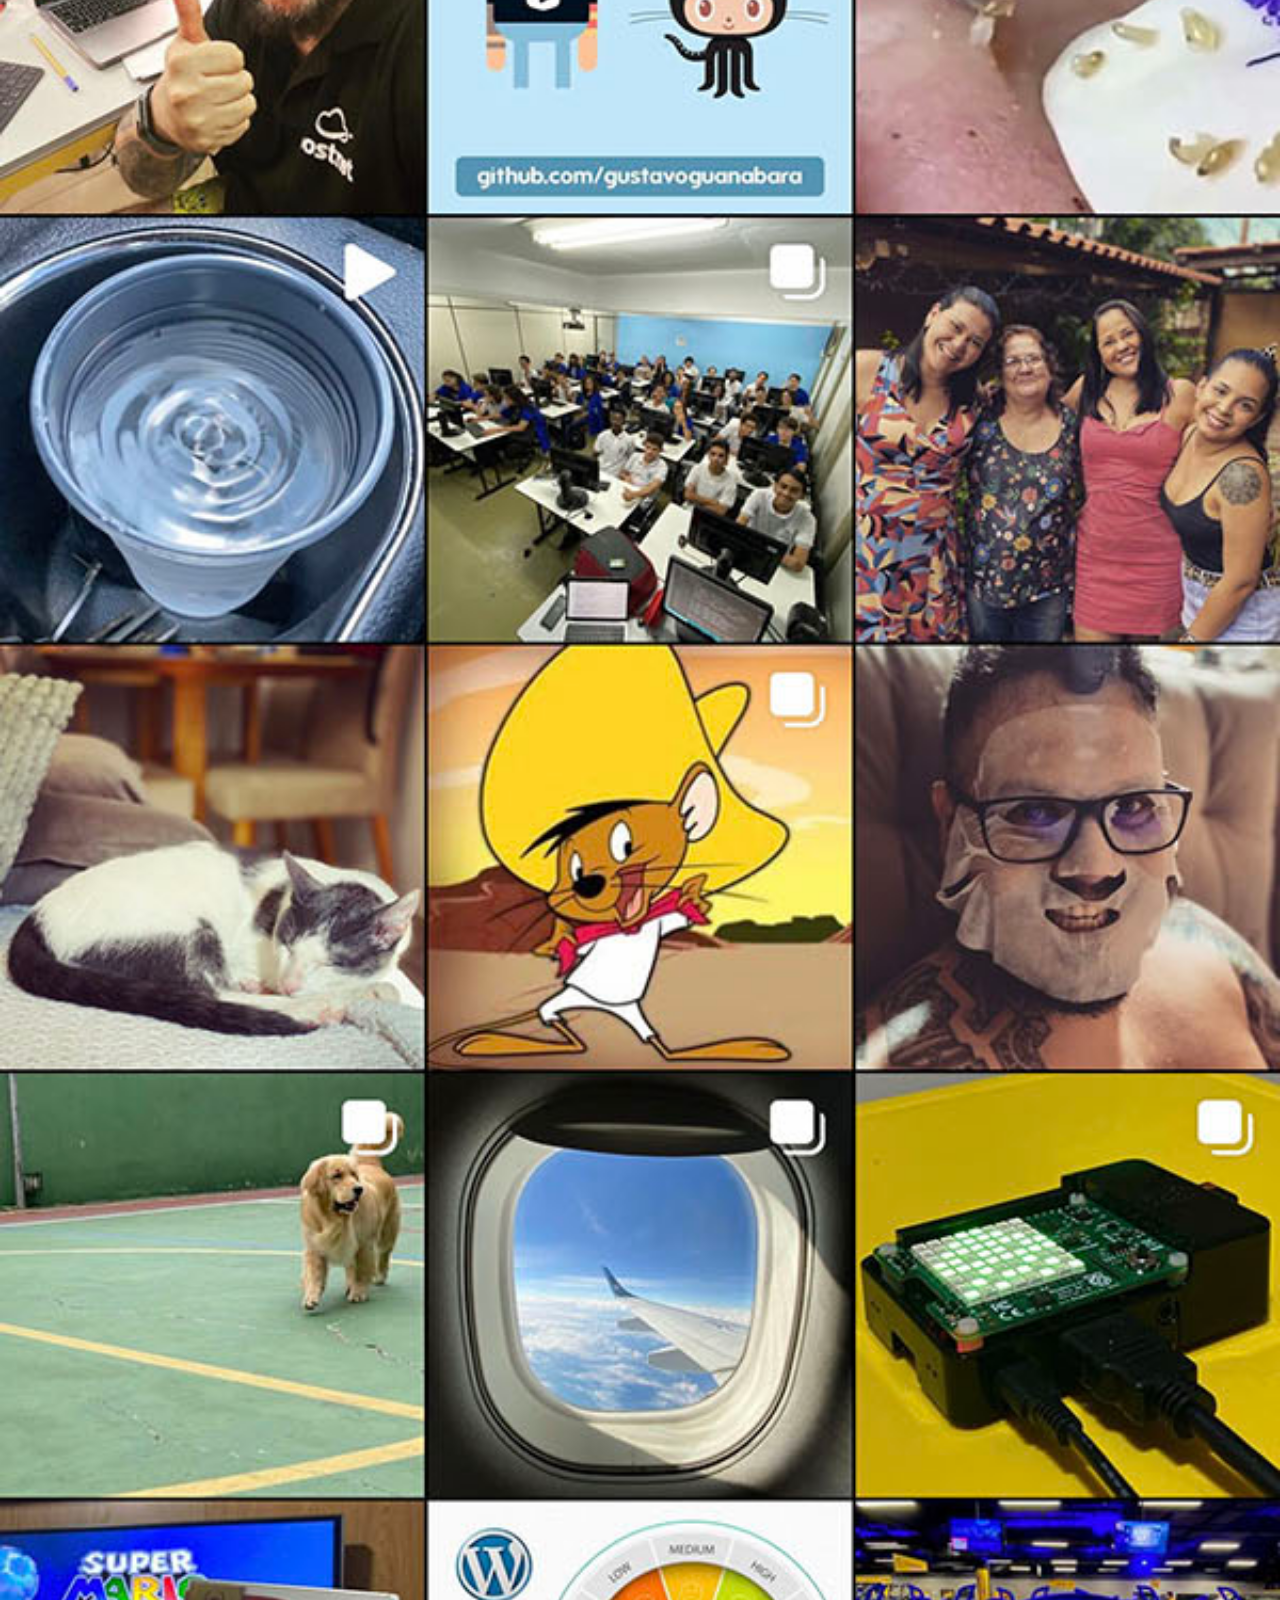
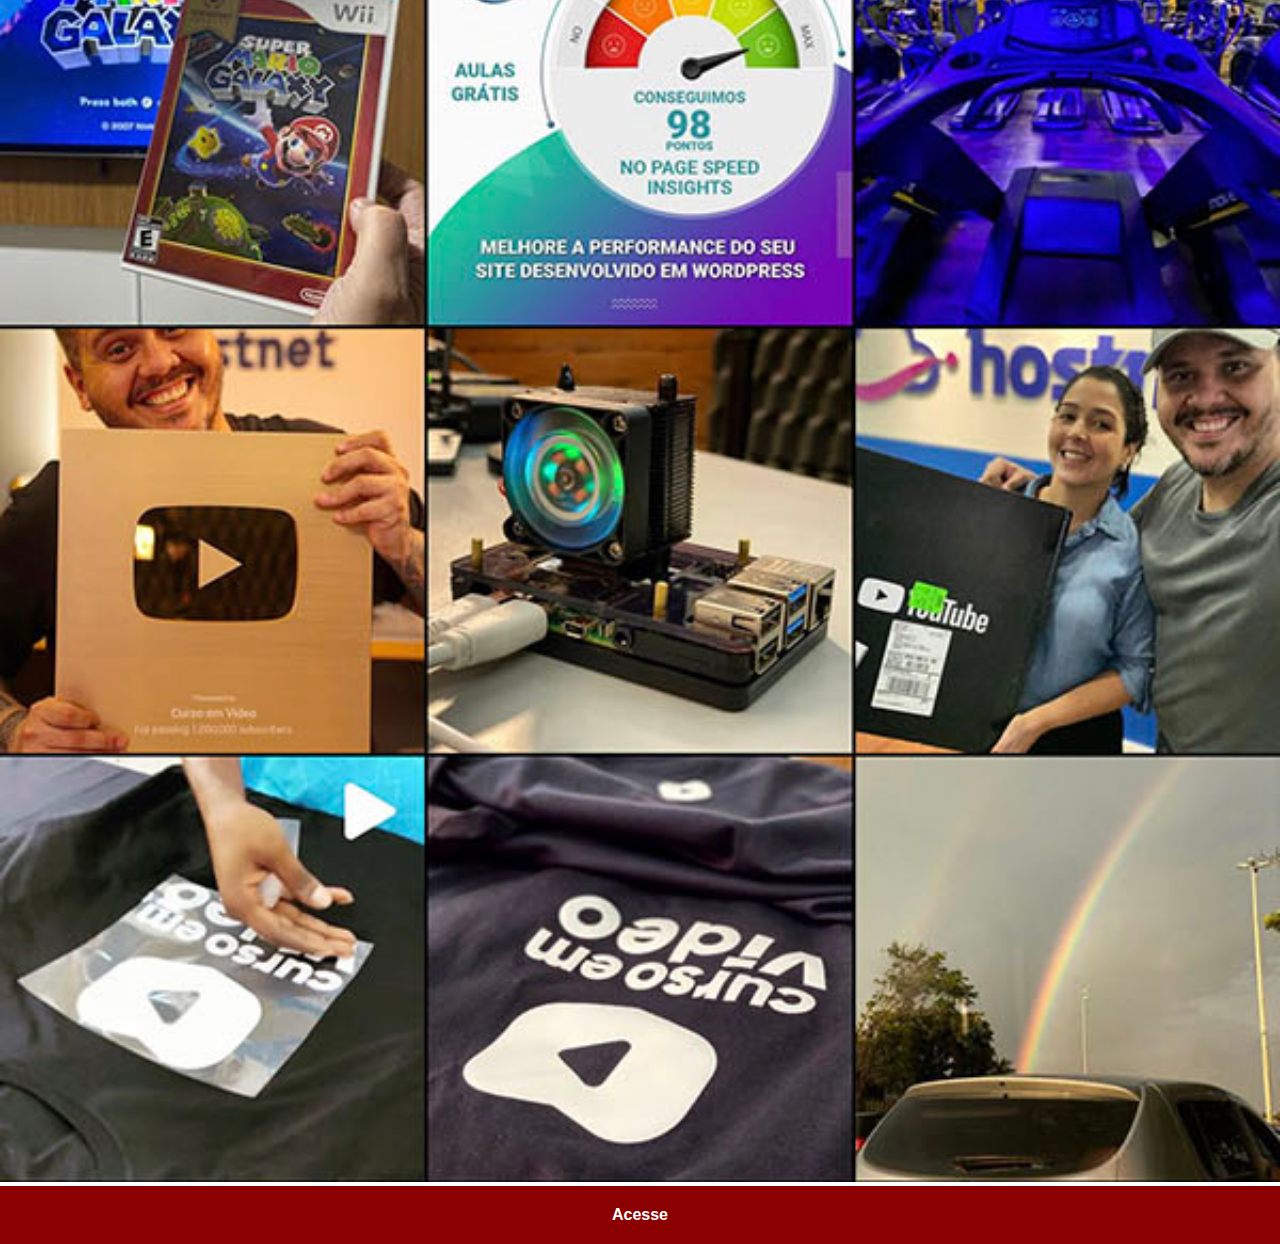
<file: instagram.html>
<!DOCTYPE html>
<html lang="pt-br">
<head>
    <meta charset="UTF-8">
    <meta name="viewport" content="width=device-width, initial-scale=1.0">
    <title>instagram</title>
    <link rel="stylesheet" href="estilos/social.css">
</head>
<body>
    <img src="imagens/tela-instagram.jpg" alt="instagram">
    <a href="https://www.instagram.com/gustavoguanabara/" target="_blank">Acesse</a>
</body>
</html>
</file>
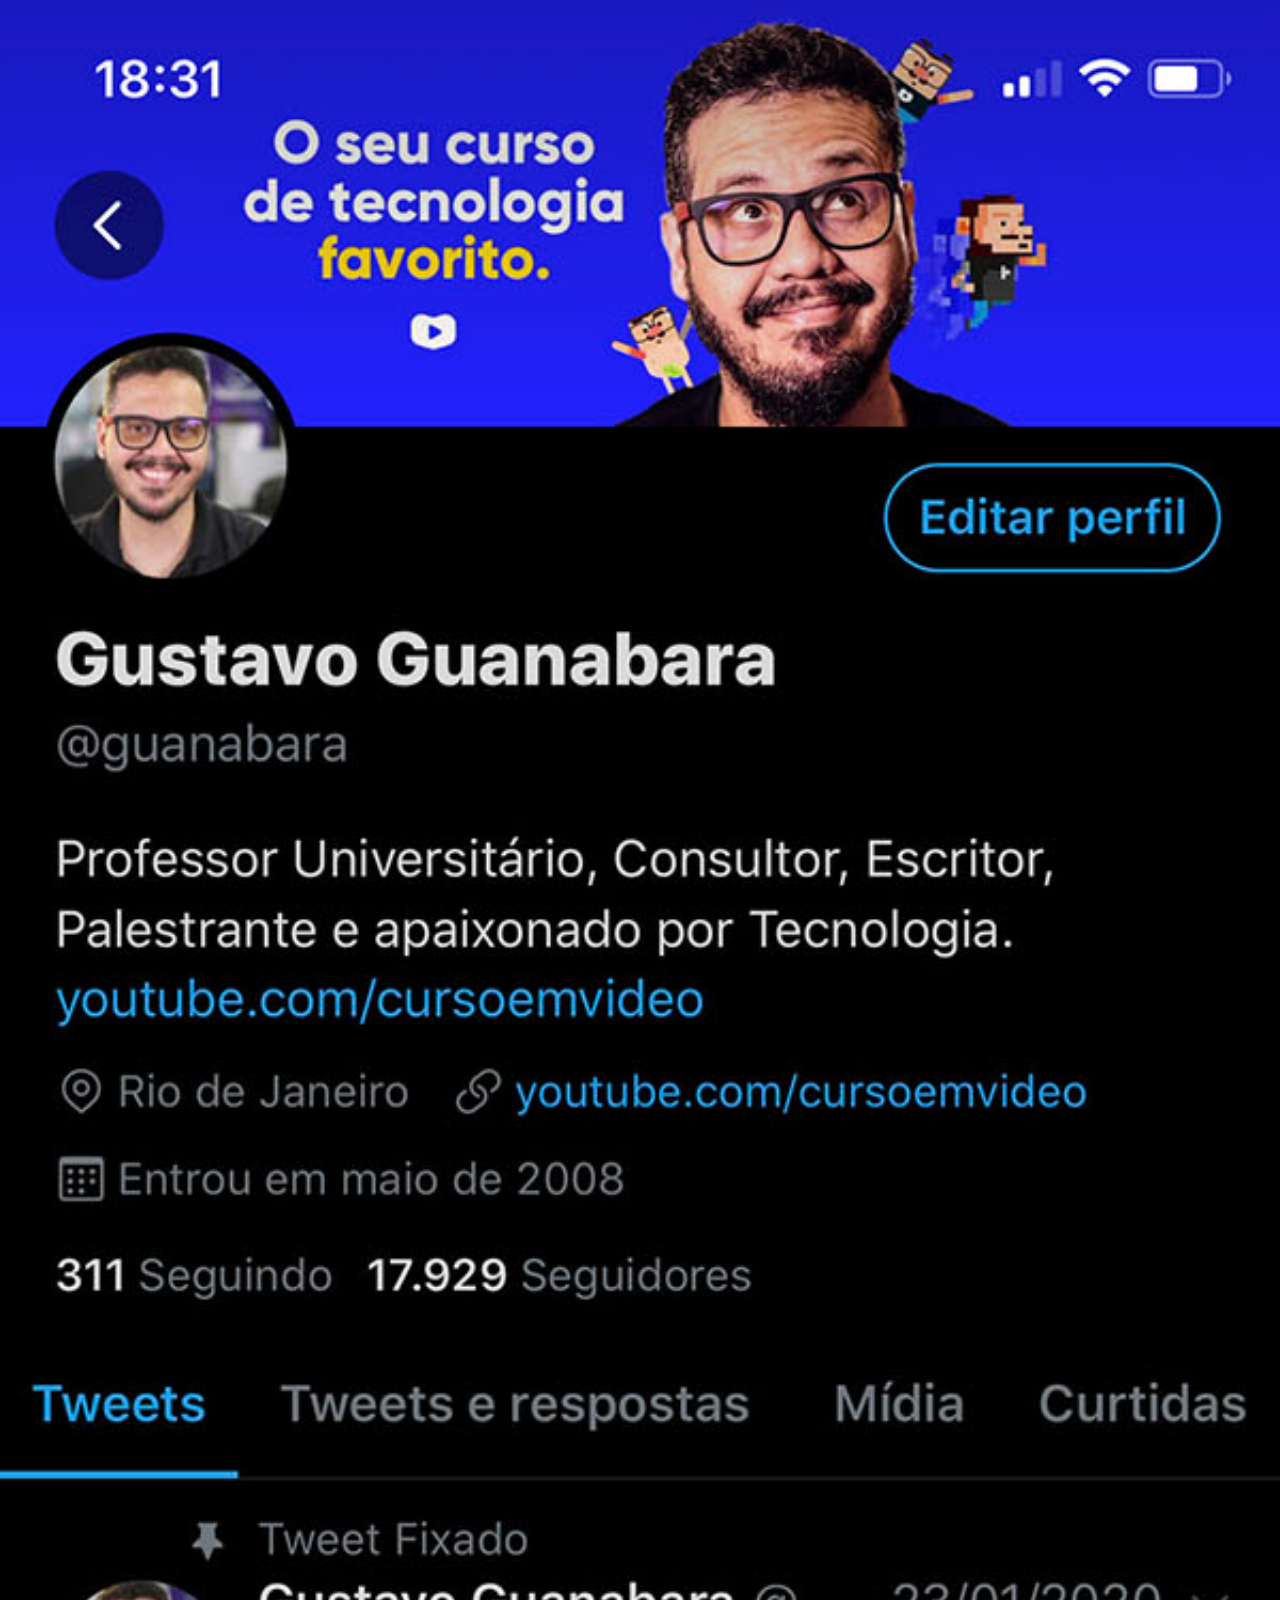
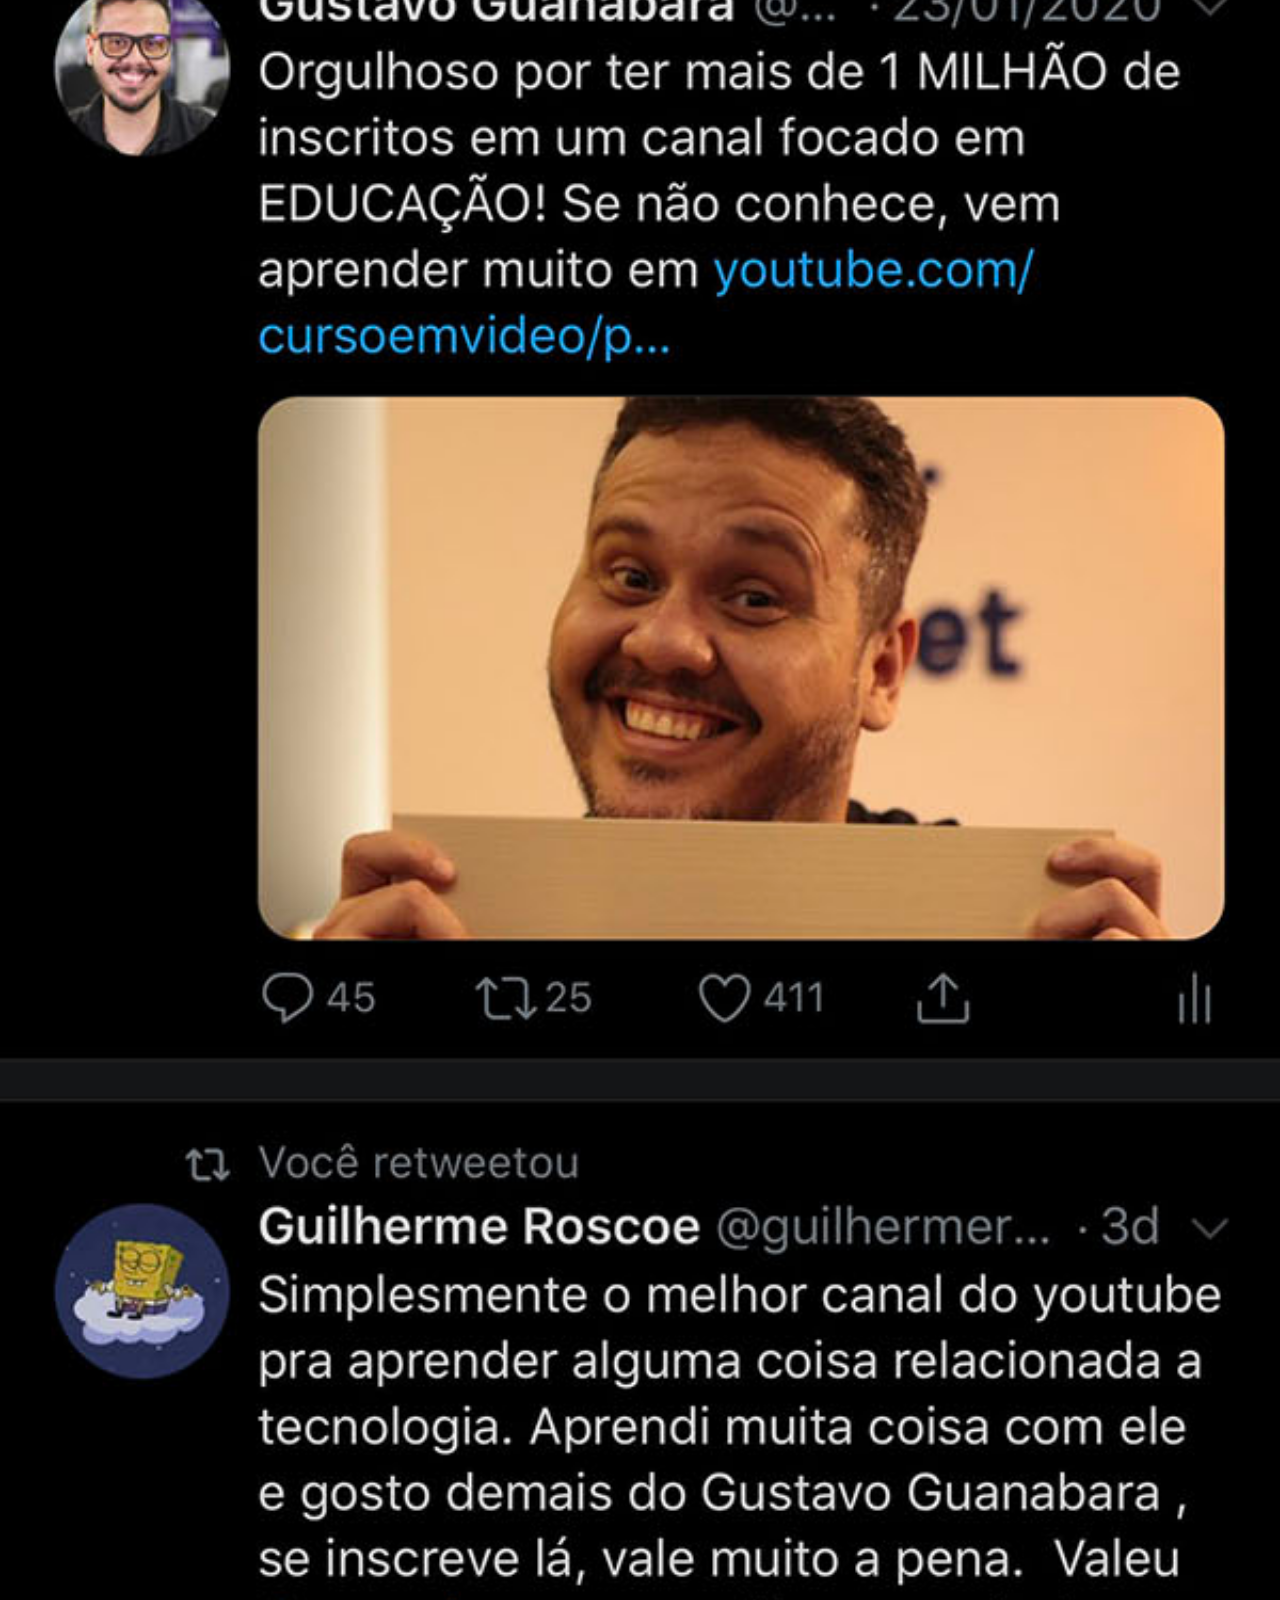
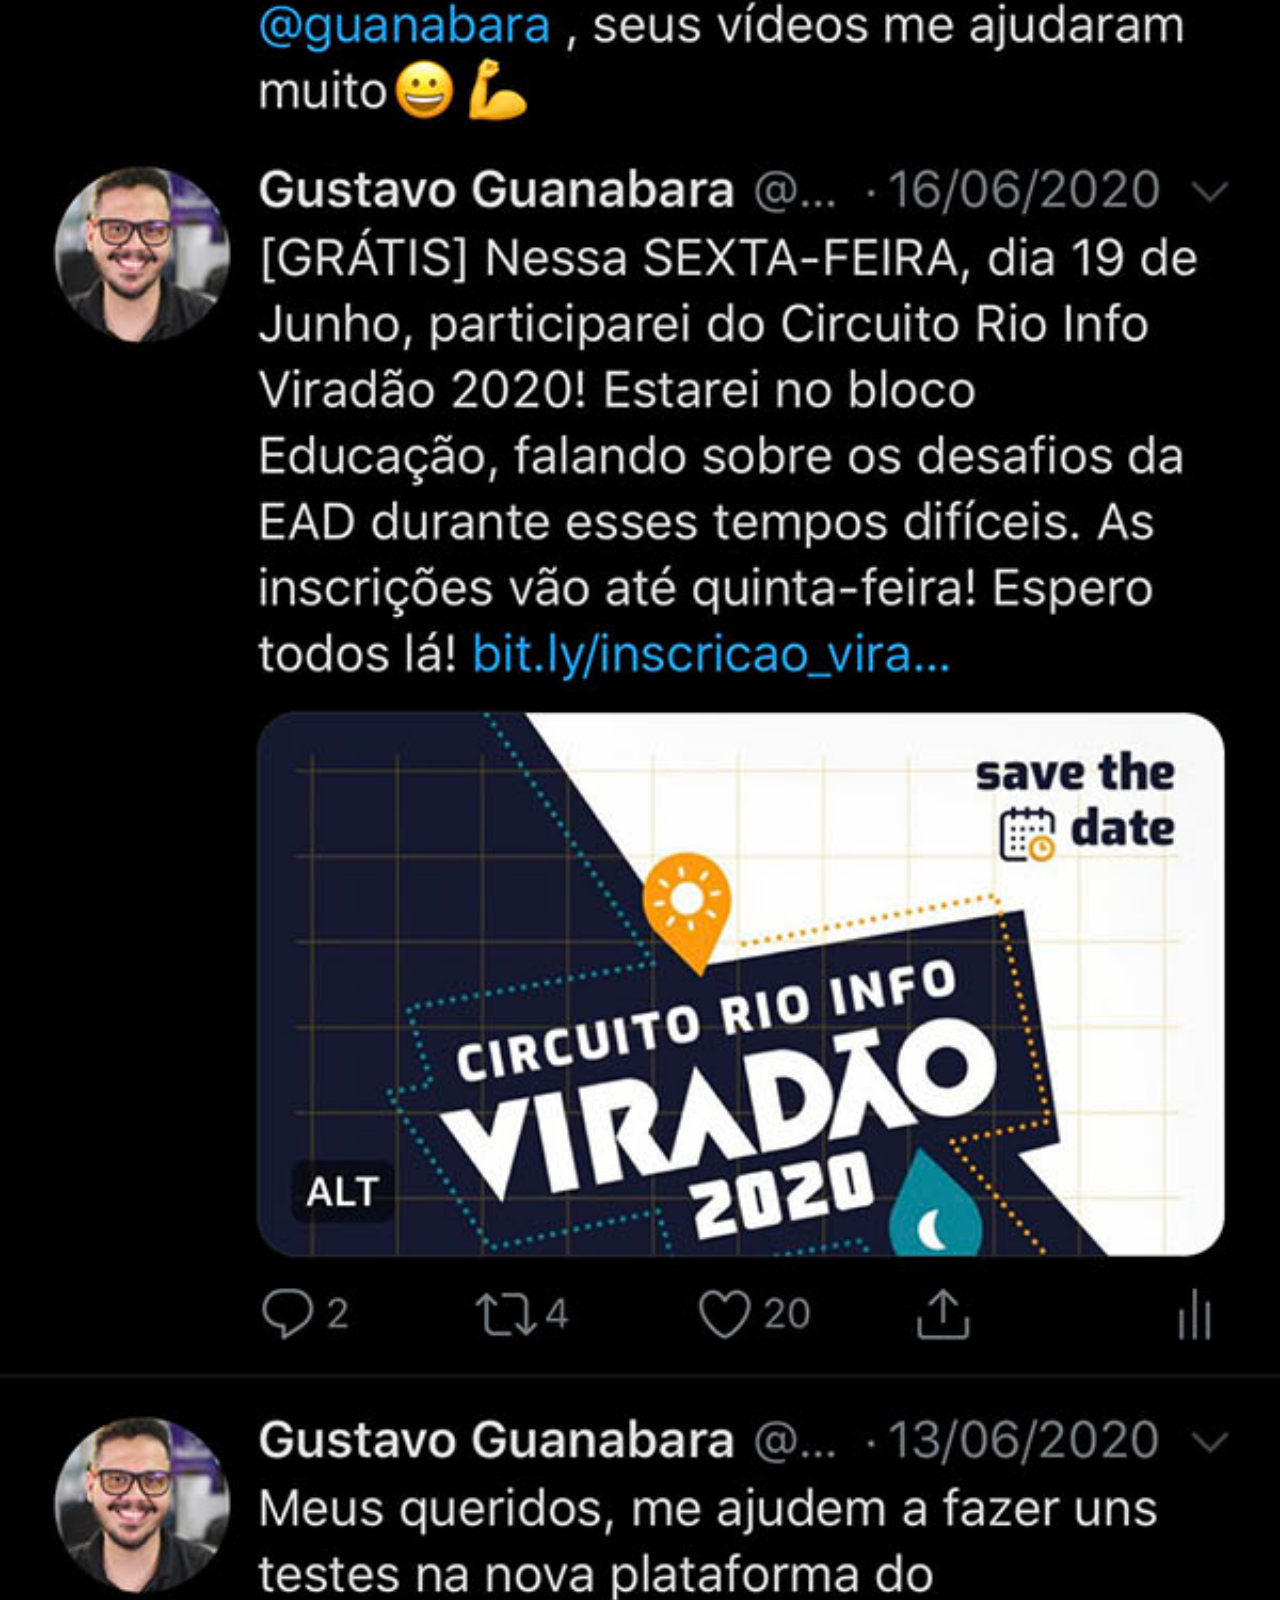
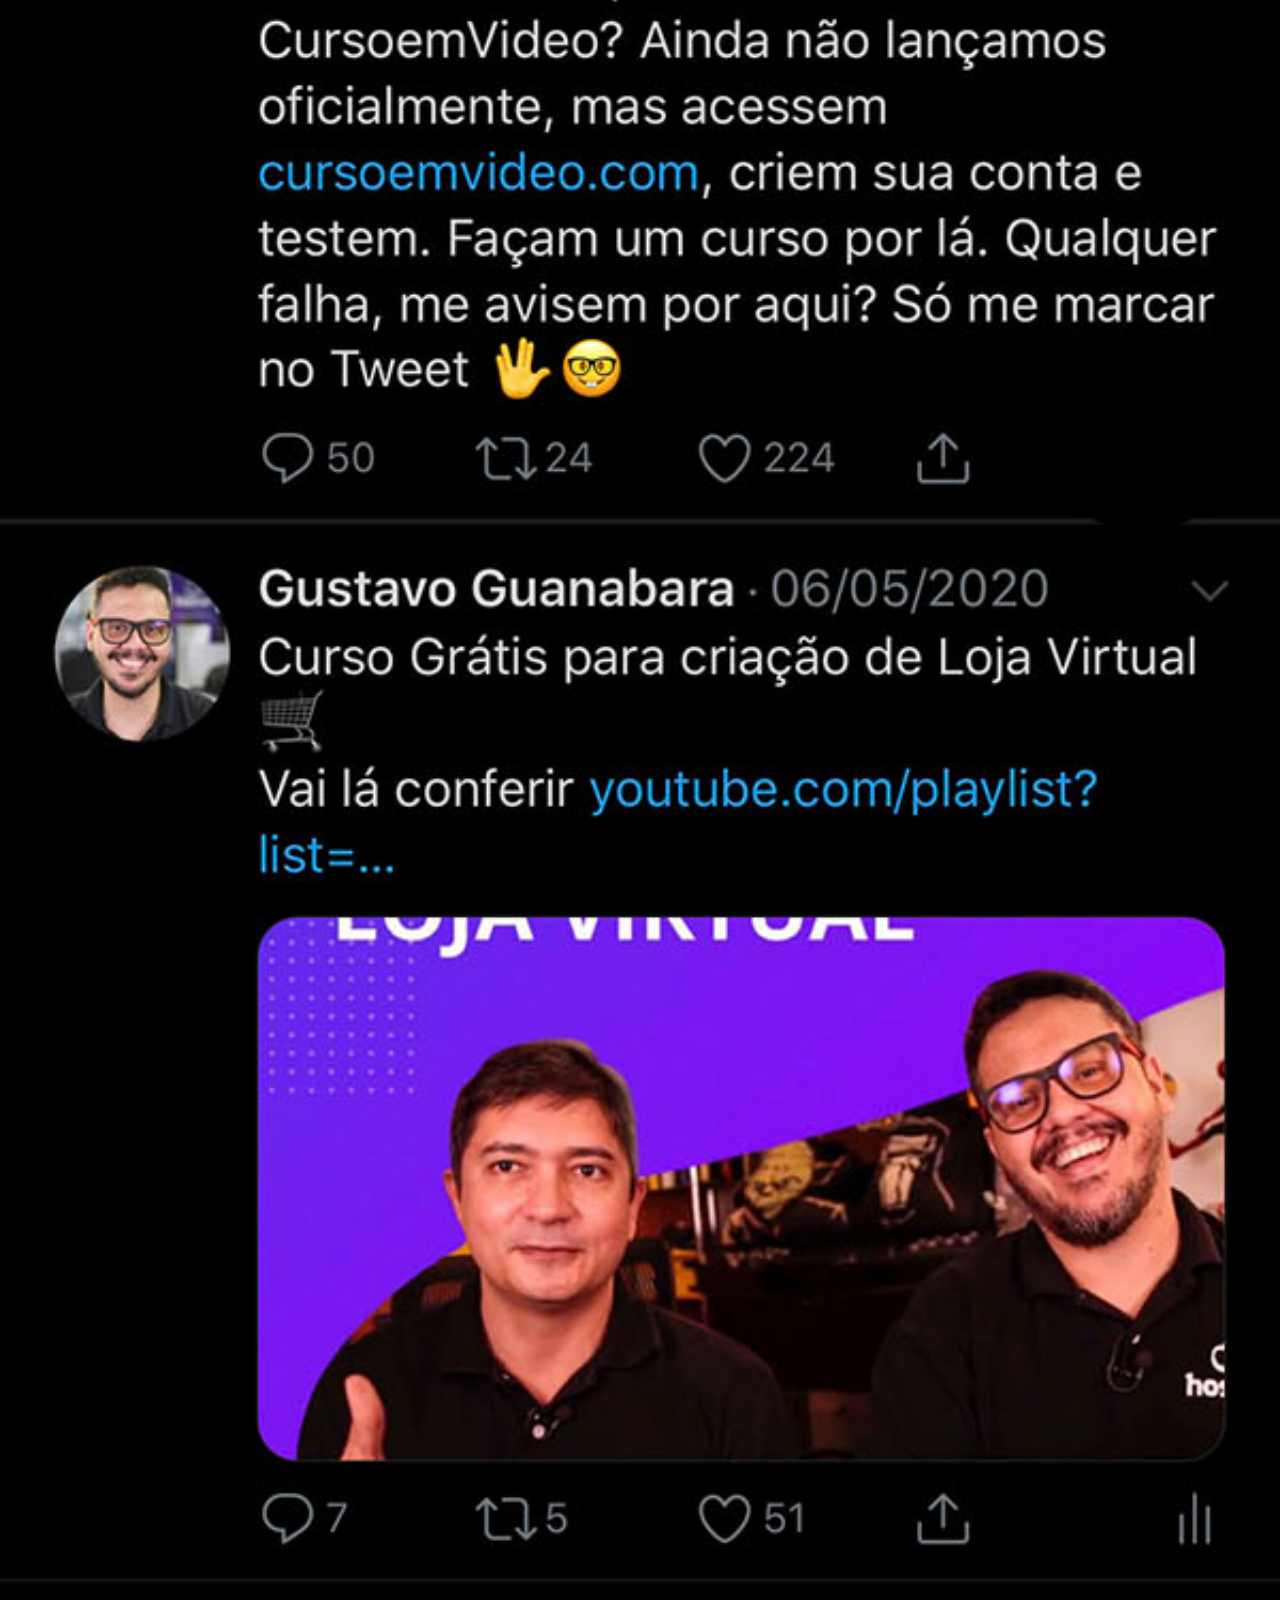
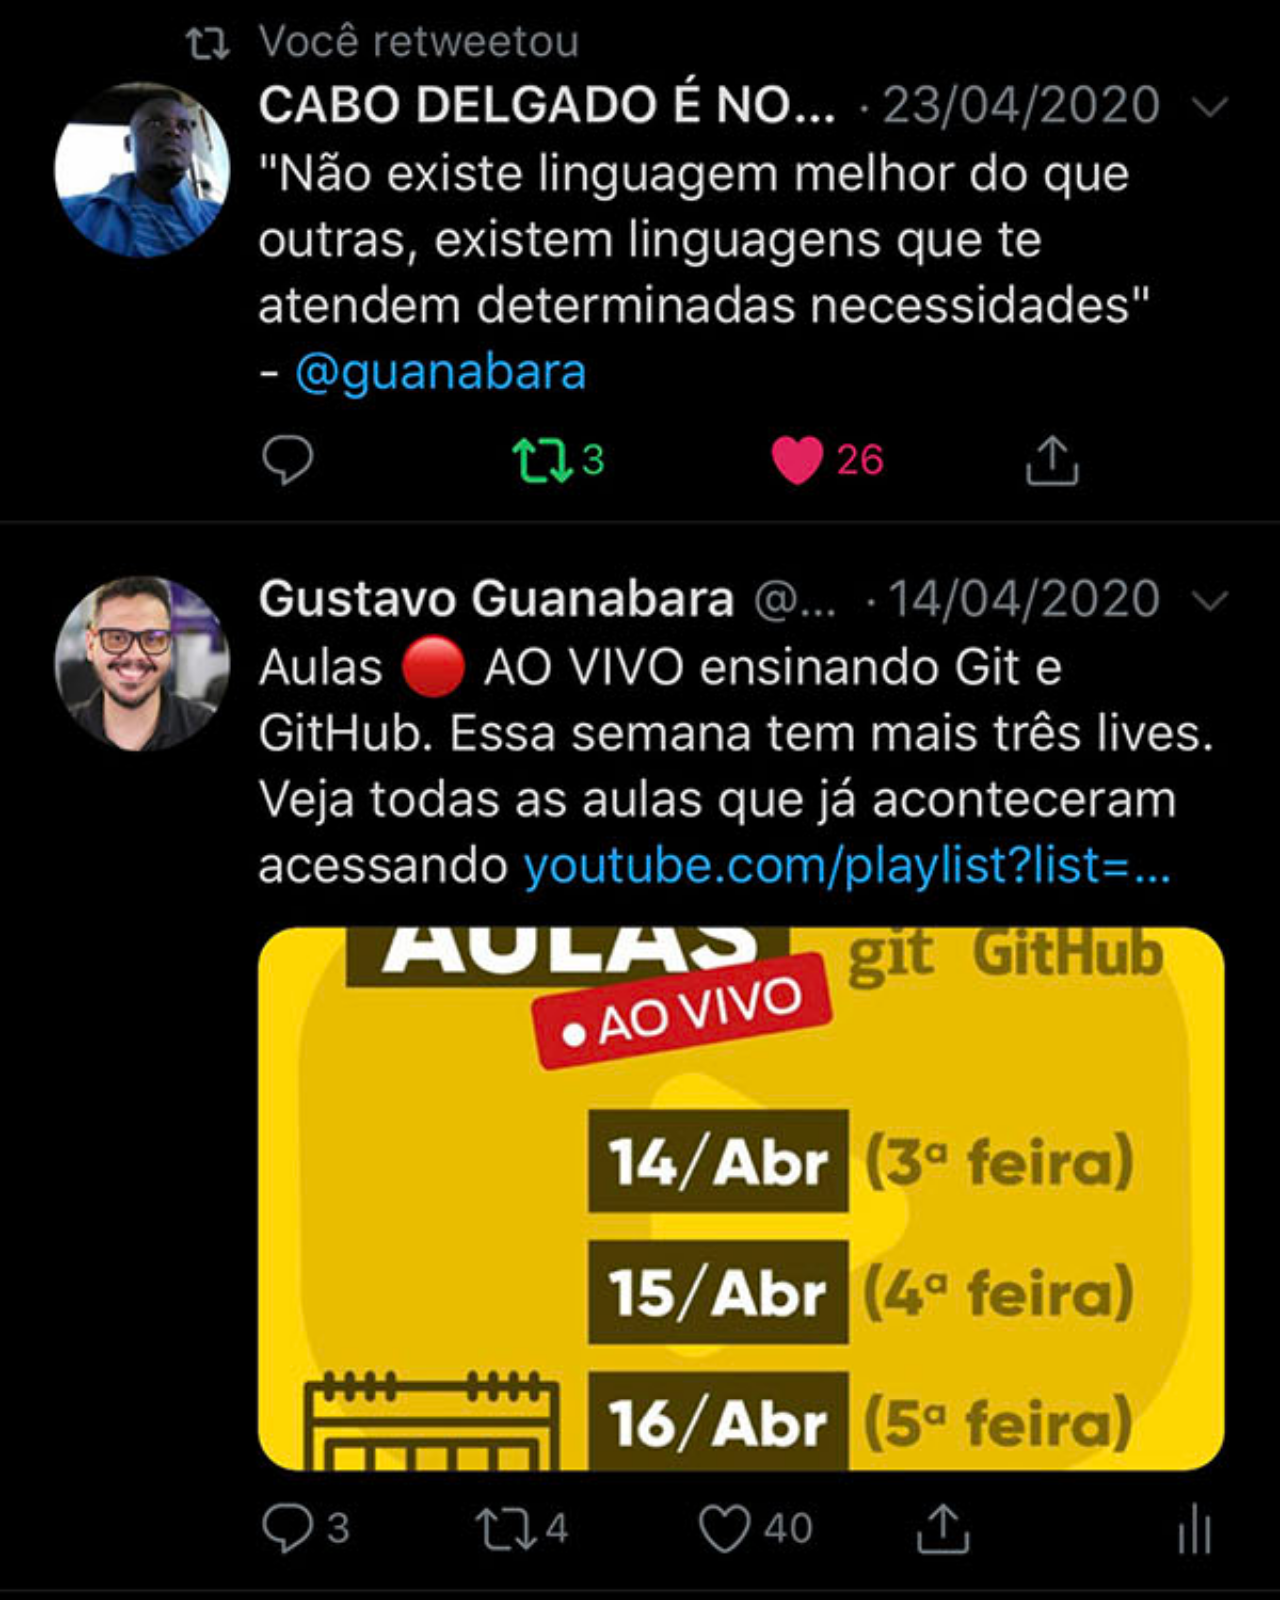
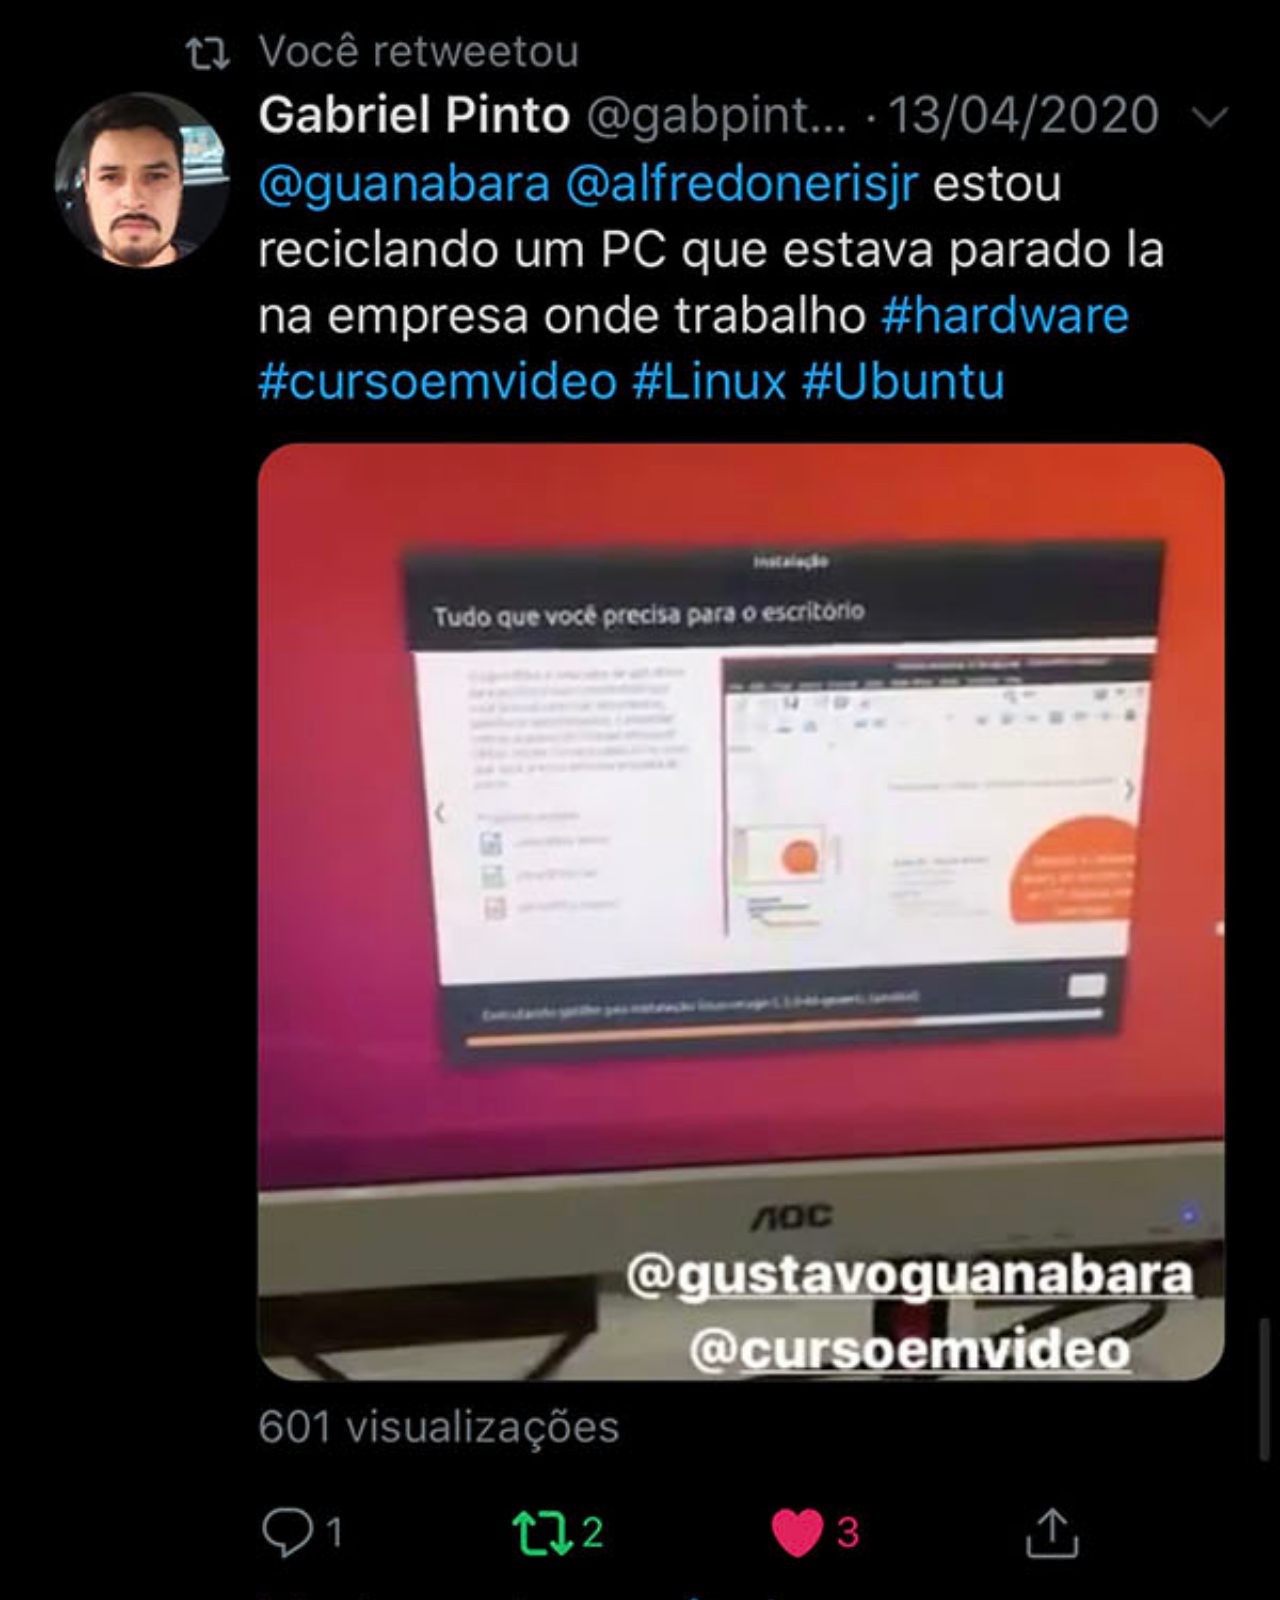
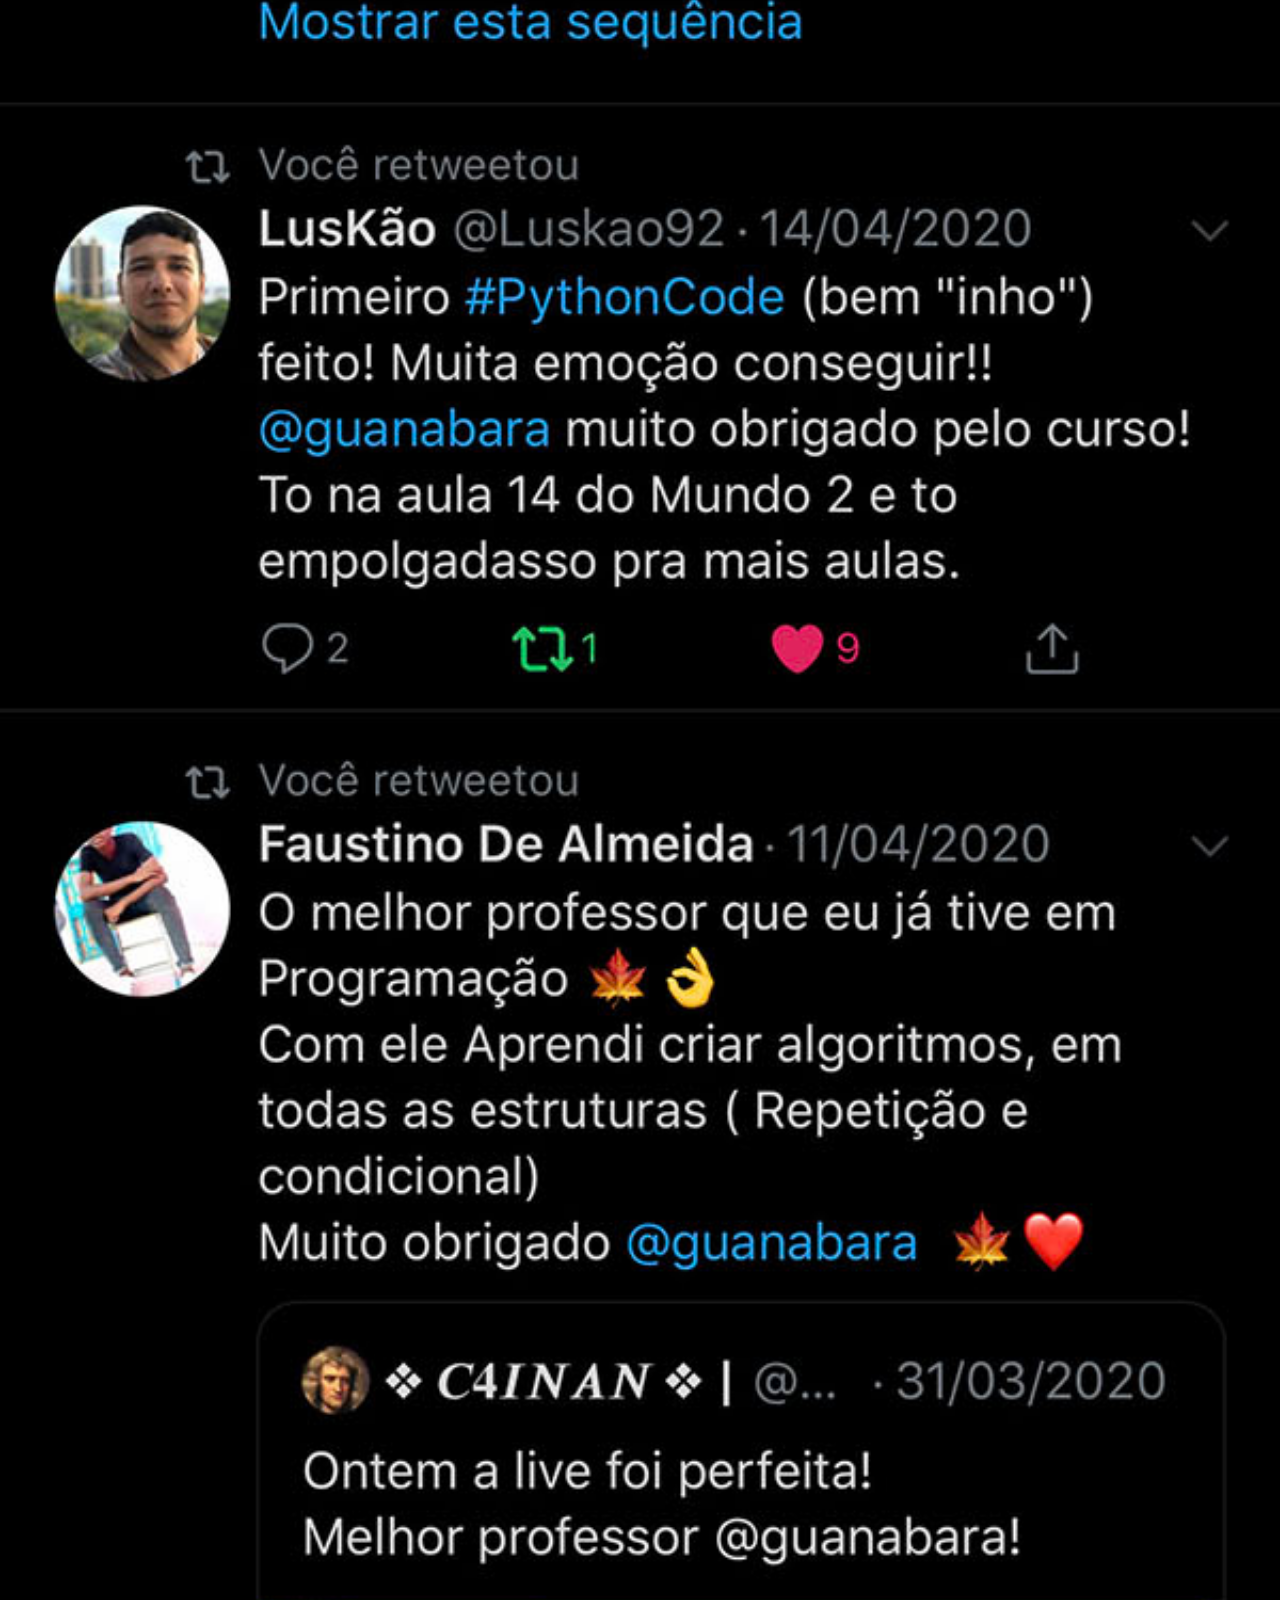
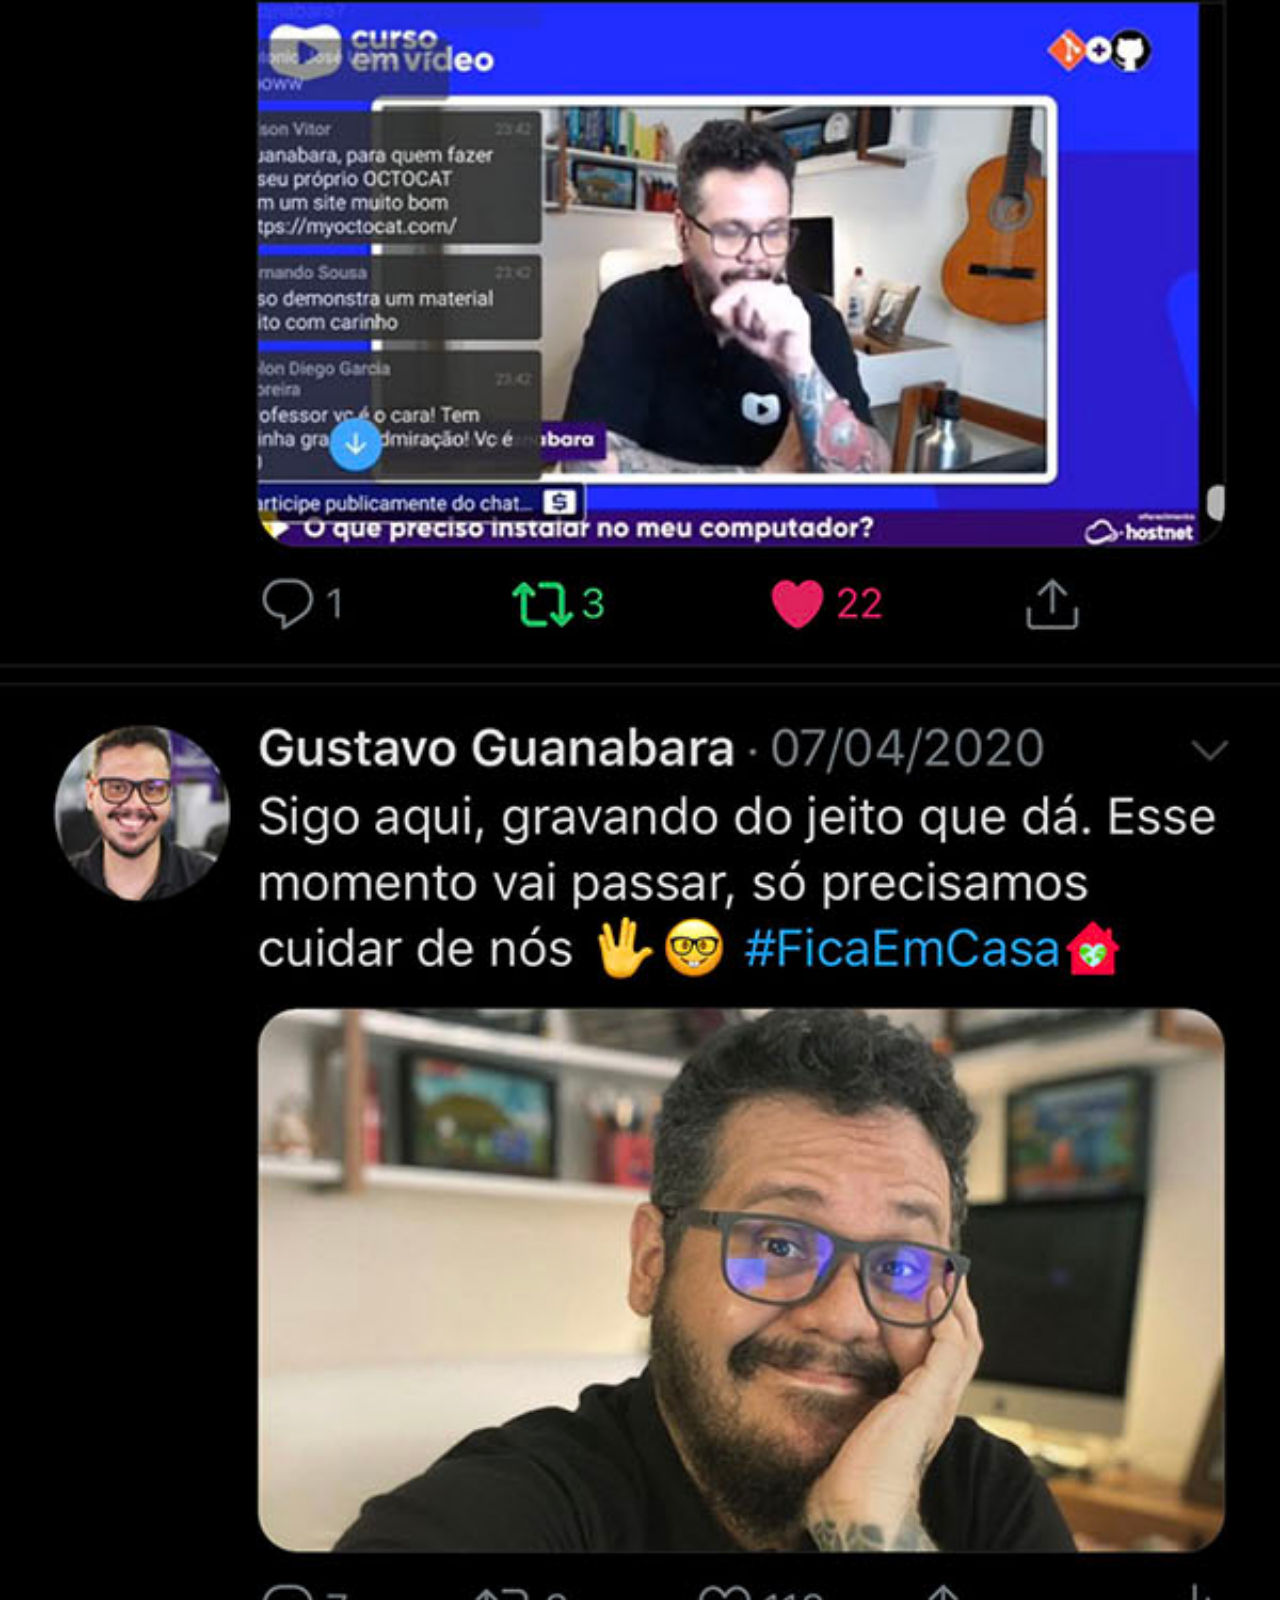
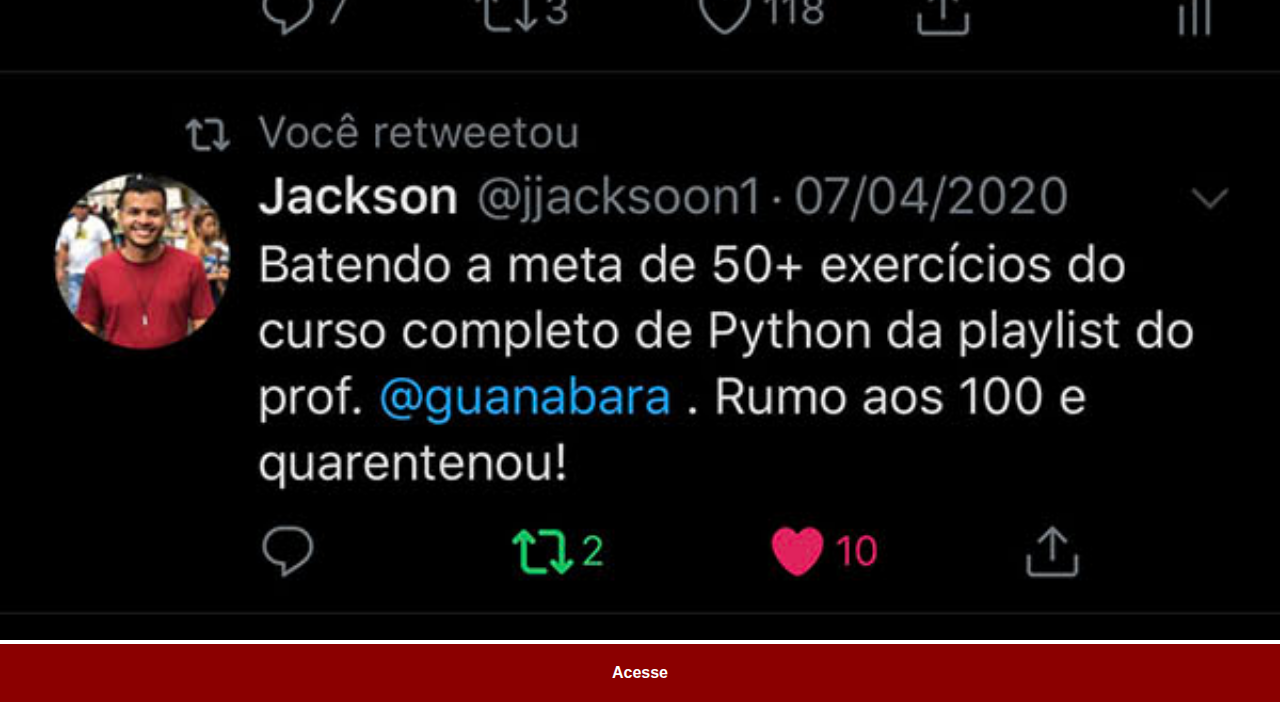
<file: twitter.html>
<!DOCTYPE html>
<html lang="pt-br">
<head>
    <meta charset="UTF-8">
    <meta name="viewport" content="width=device-width, initial-scale=1.0">
    <title>twitter</title>
    <link rel="stylesheet" href="estilos/social.css">
</head>
<body>
    <img src="imagens/tela-twitter.jpg" alt="twitter">
    <a href="https://x.com/guanabara" target="_blank">Acesse</a>
</body>
</html>
</file>
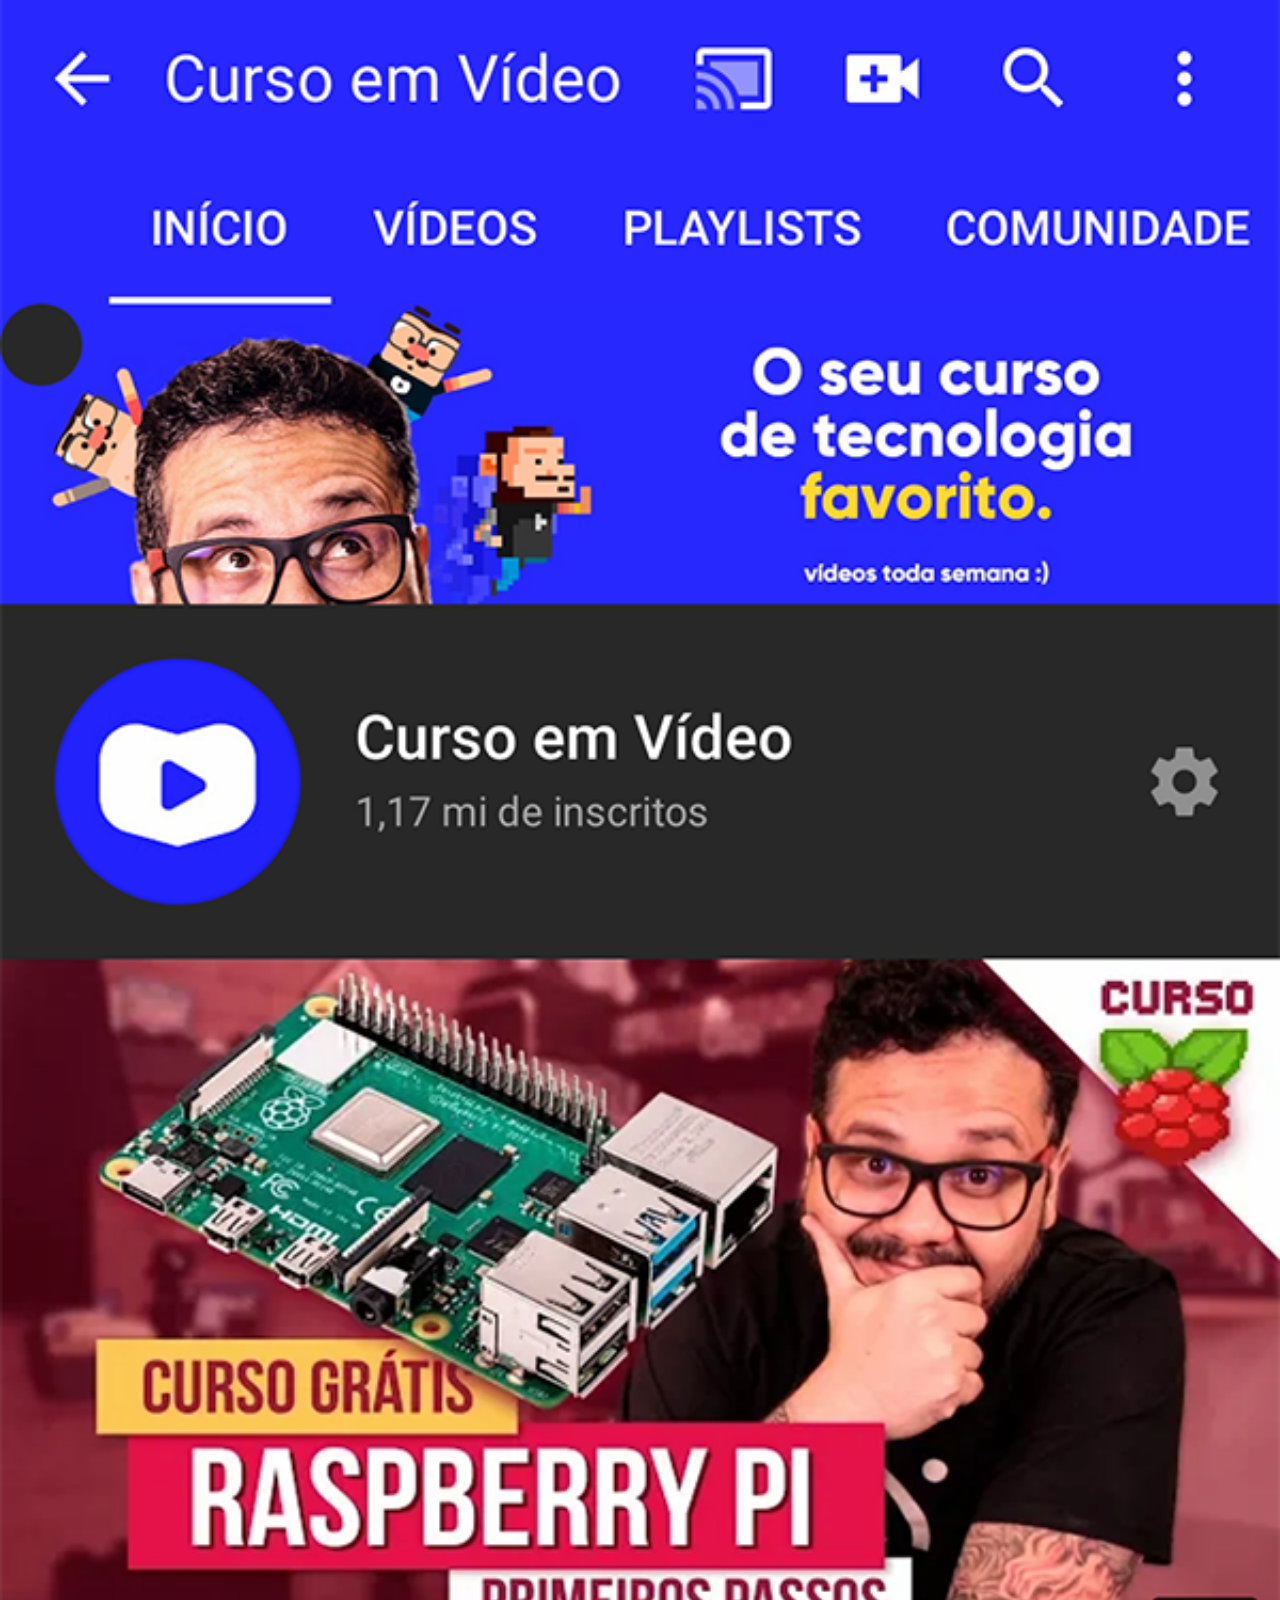
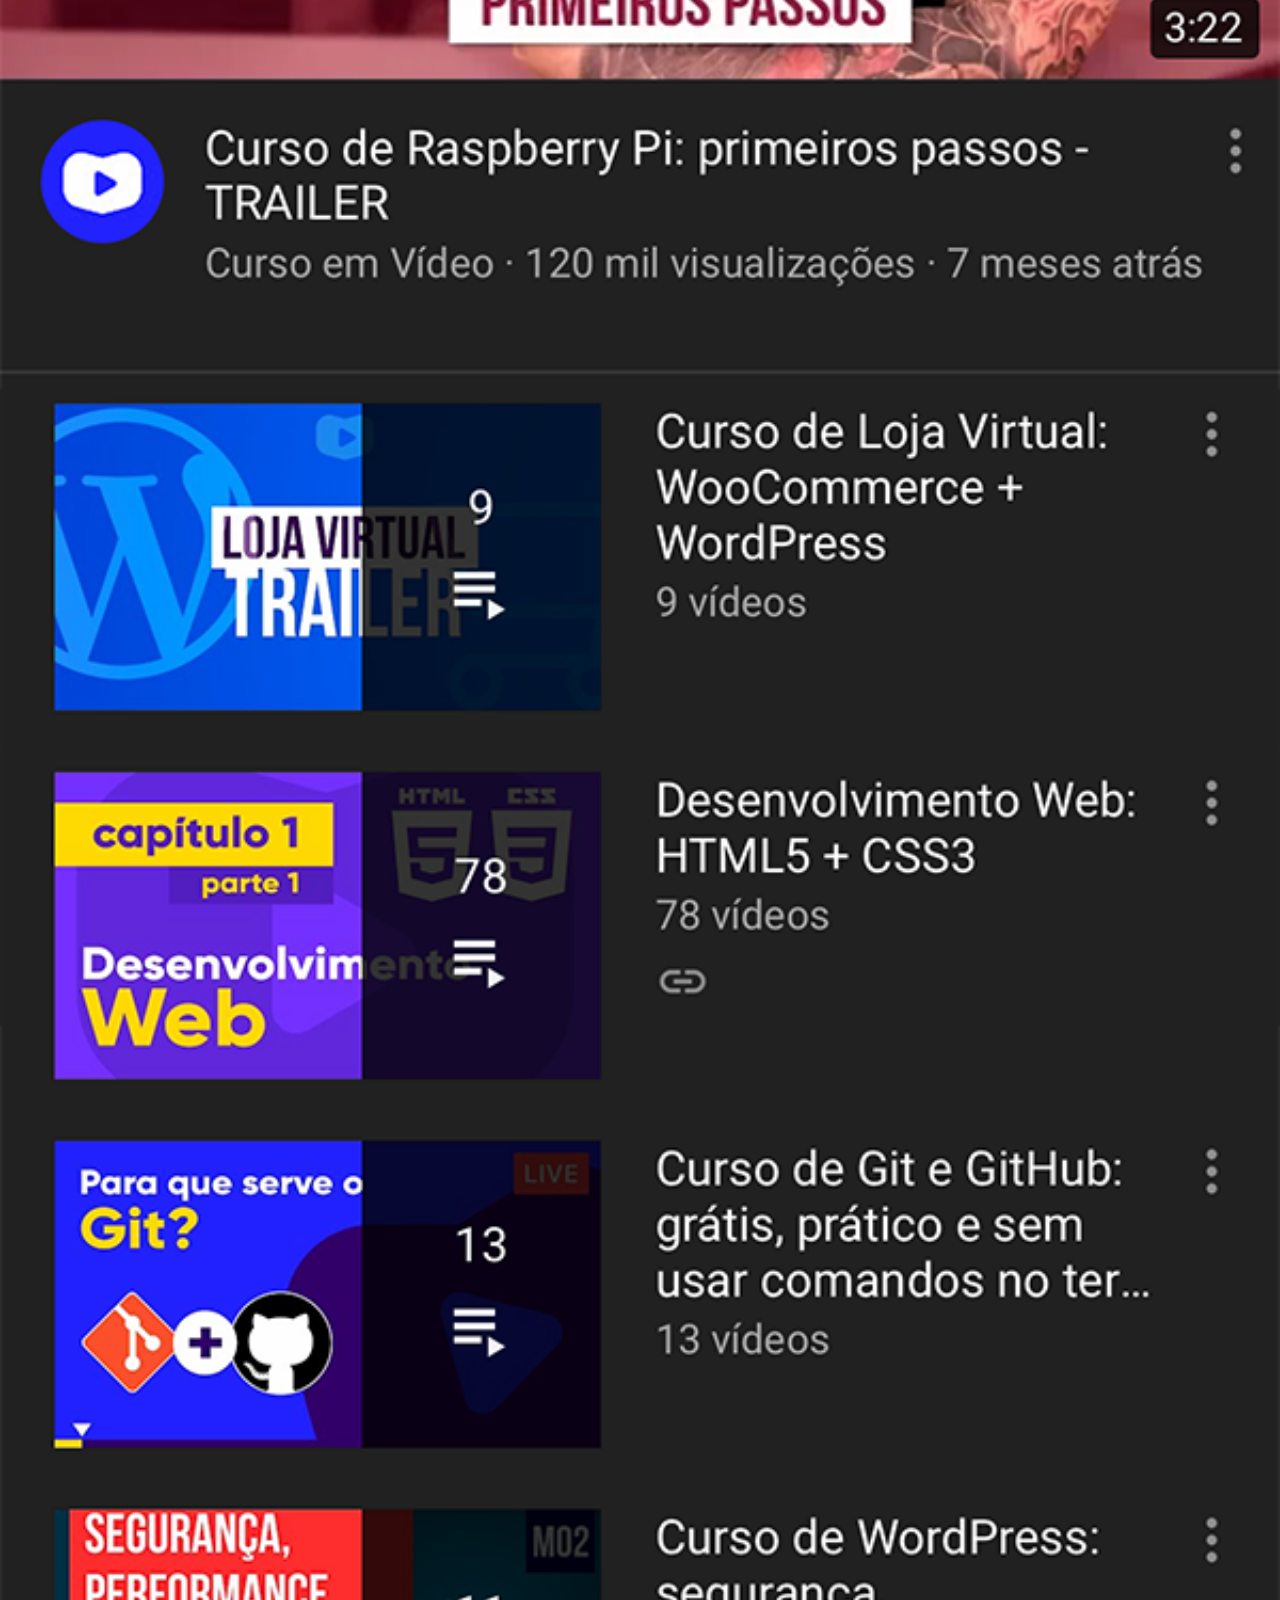
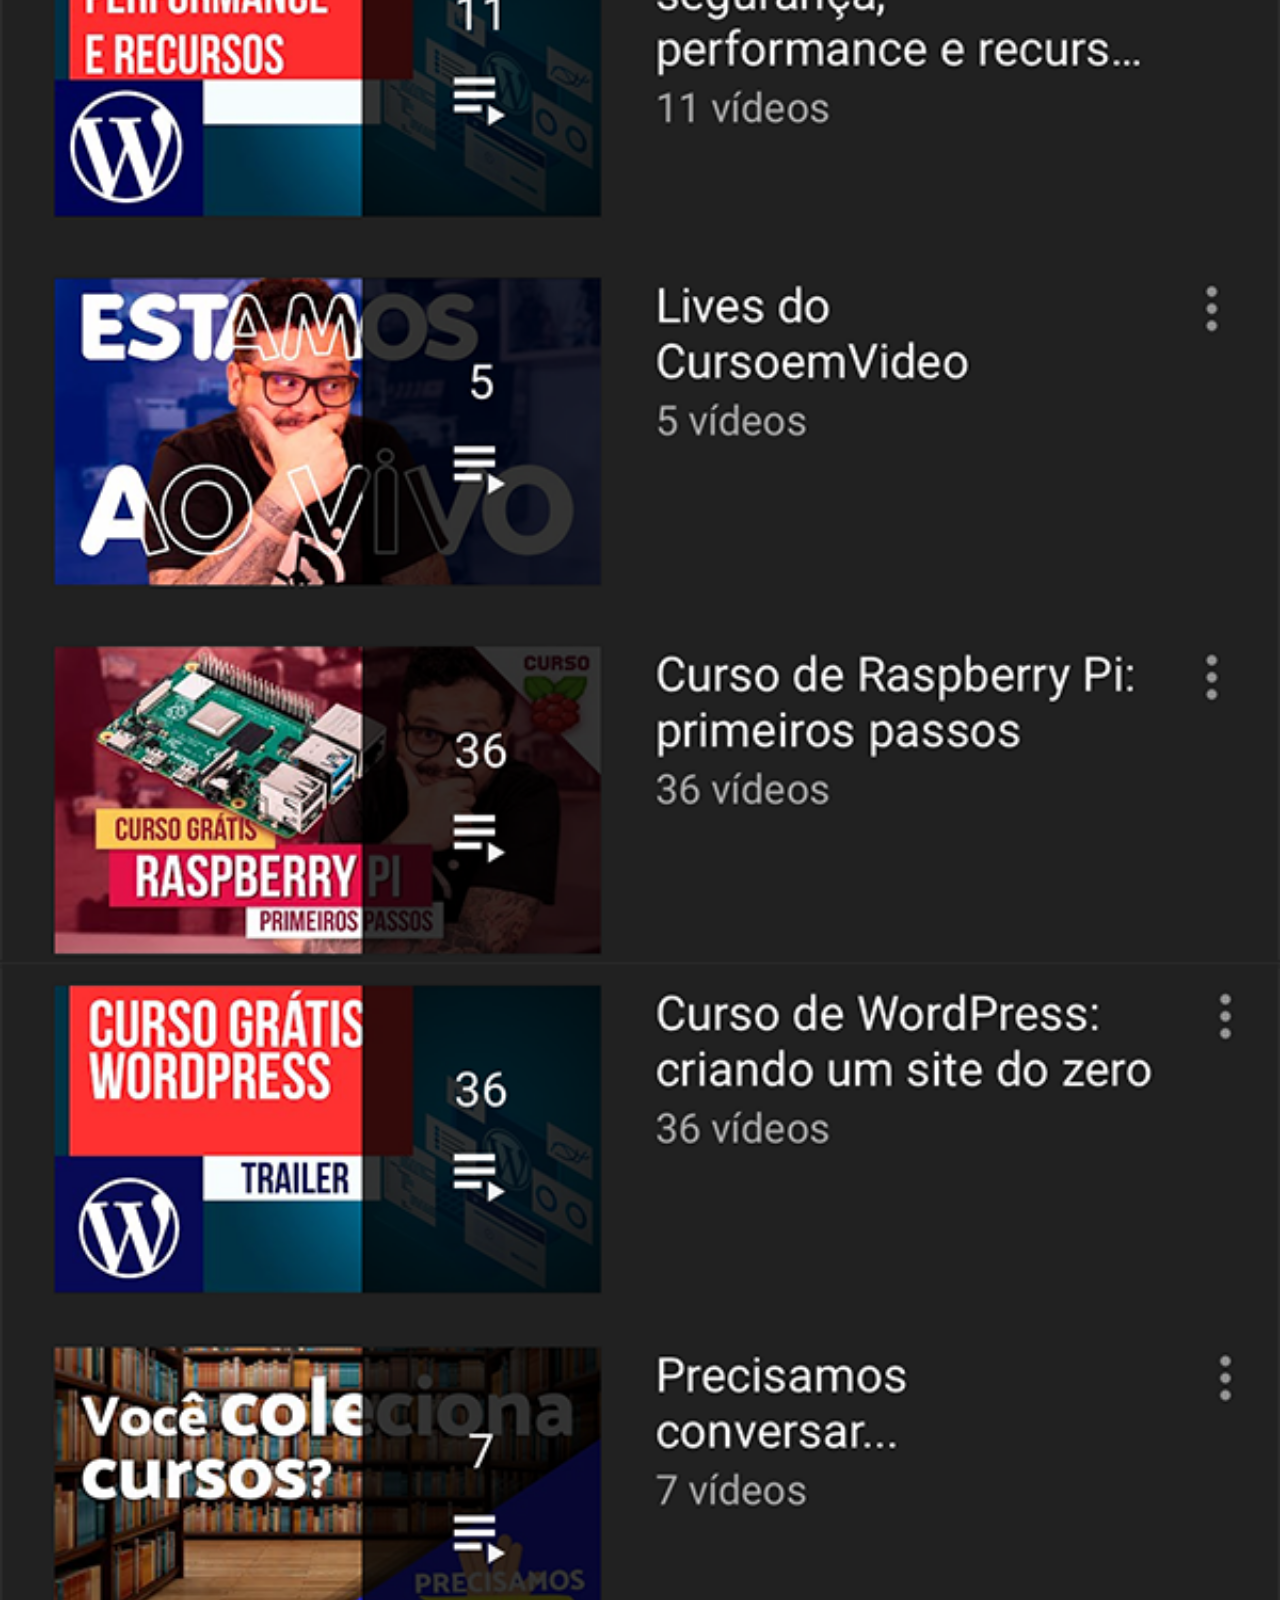
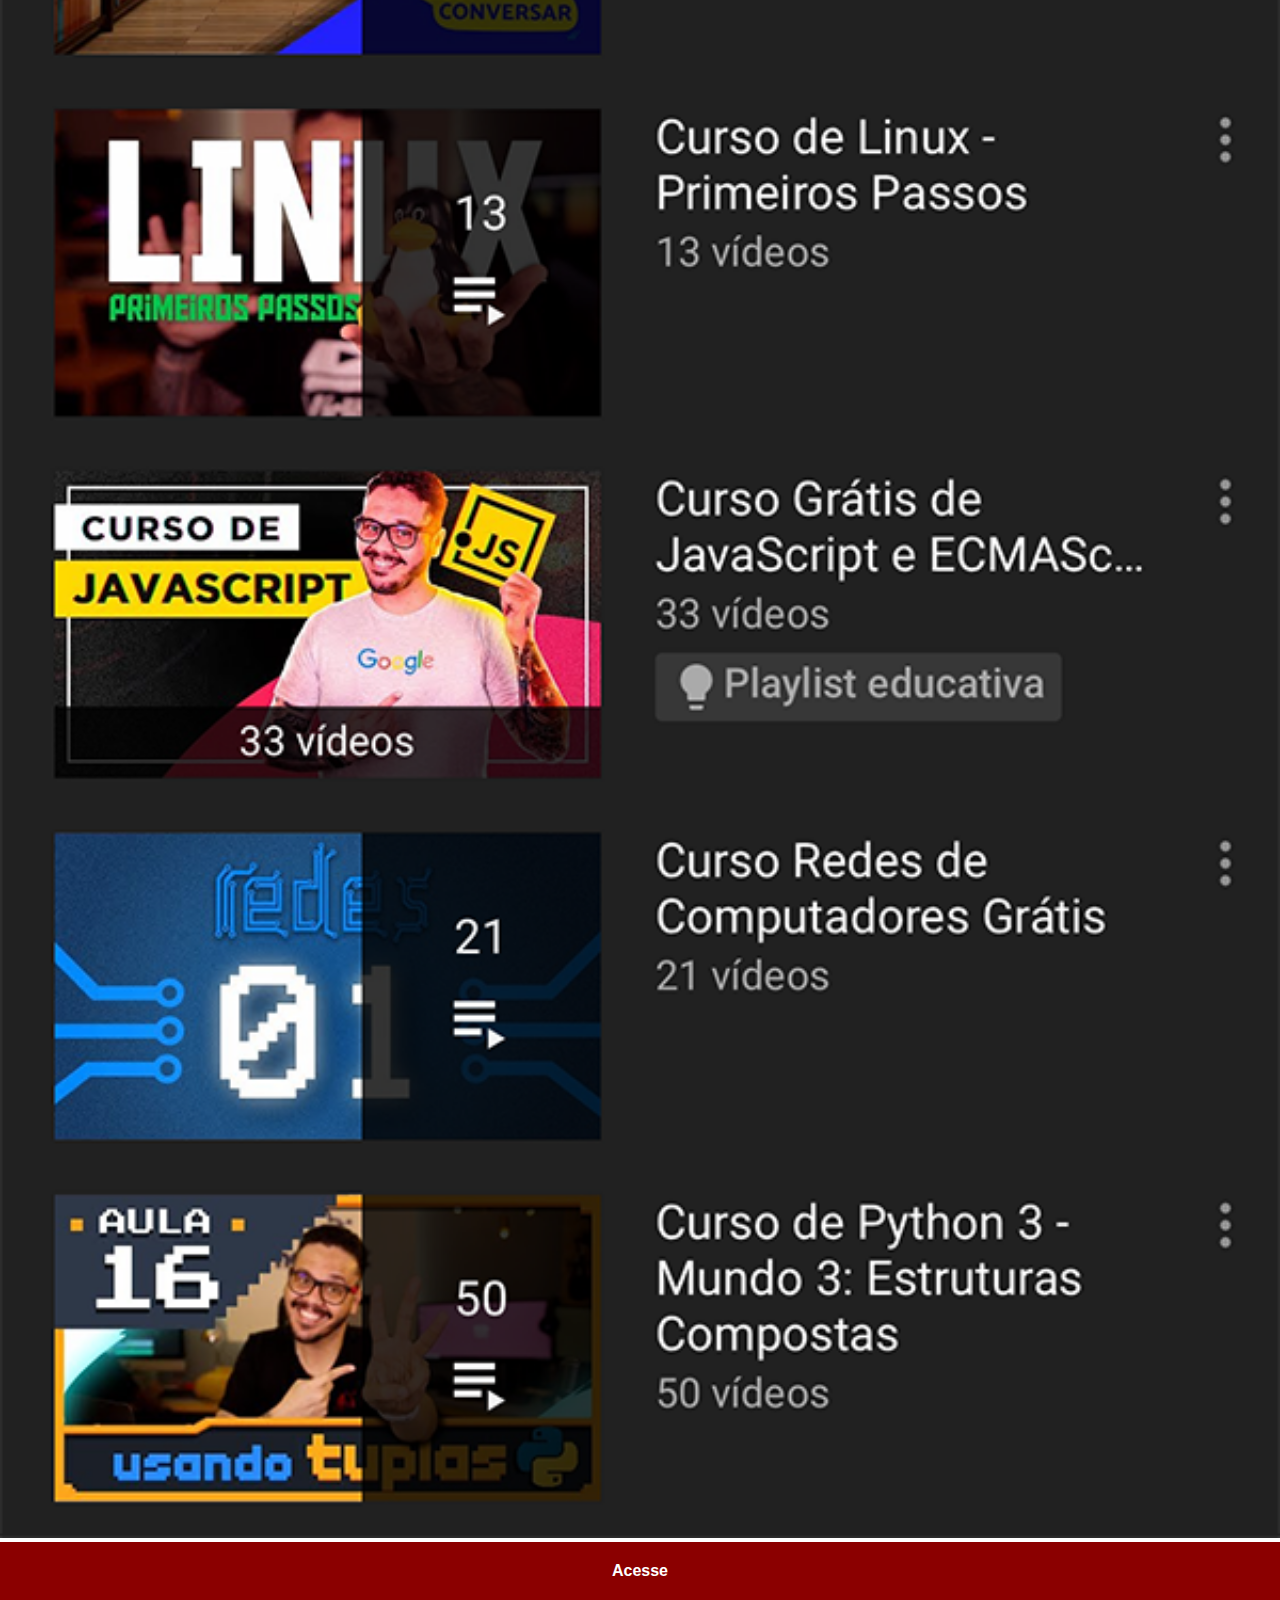
<file: youtube.html>
<!DOCTYPE html>
<html lang="pt-br">
<head>
    <meta charset="UTF-8">
    <meta name="viewport" content="width=device-width, initial-scale=1.0">
    <title>Youtube</title>
    <link rel="stylesheet" href="estilos/social.css">
</head>
<body>
    <img src="imagens/tela-youtube.png" alt="youtube">
    <a href="https://www.youtube.com/cursoemvideo" target="_blank">Acesse</a>
</body>
</html>
</file>
<file: estilos/style.css>
@charset "UTF-8";


* {
    margin: 0px;
    padding: 0px;
    font-family: Arial, Helvetica, sans-serif;
}
body{
    height: 100vh;
    width: 100vw;
    background: url(../imagens/fundo-madeira.jpg) no-repeat top center;
    background-size: cover;
    background-attachment: fixed;
    margin: 0;
}

main{   
    position: relative;
    height: 100vh;
}

section#telefone{
    position: absolute;
    top: 50%;
    left: 50%;
    transform: translate(-50%, -50%);

    height: 627px;
    width: 311px;
    background: url(../imagens/frame-iphone.png) no-repeat;
}

iframe#tela{
    position: relative;
    top: 80px;
    left: 22px;
    width: 266px;
    height: 472px;
    
}

section#redes-sociais{
    text-align: right;
}

section#redes-sociais img{
    width: 50px;
    margin: 10px;
    border-radius: 50%;
    box-shadow: 2px 2px 5px rgba(0, 0, 0, 0.400) ;
    box-sizing: border-box;
}

section#redes-sociais img:hover{
    border: 2px solid rgba(255, 255, 255, 0.600);
    transform: translate(-3px, -3px);
    transition: transform .4s, border .3s;
    box-shadow: 5px 5px 10px rgba(0, 0, 0, 0.616);

}
</file>
<file: estilos/social.css>
@charset "UTF-8";

*{
    margin: 0px;
    padding: 0px;
    font-family: Arial, Helvetica, sans-serif;
}
::-webkit-scrollbar{
    width: 0px;
    height: 0px;
}
img{
    width: 100vw;
}

a{
    display: block;
    background-color: darkred;
    padding: 20px;
    text-align: center;
    font-weight: bolder;
    text-decoration: none;
    color: white;
}

a:hover{
    background-color: red;
}
</file>
